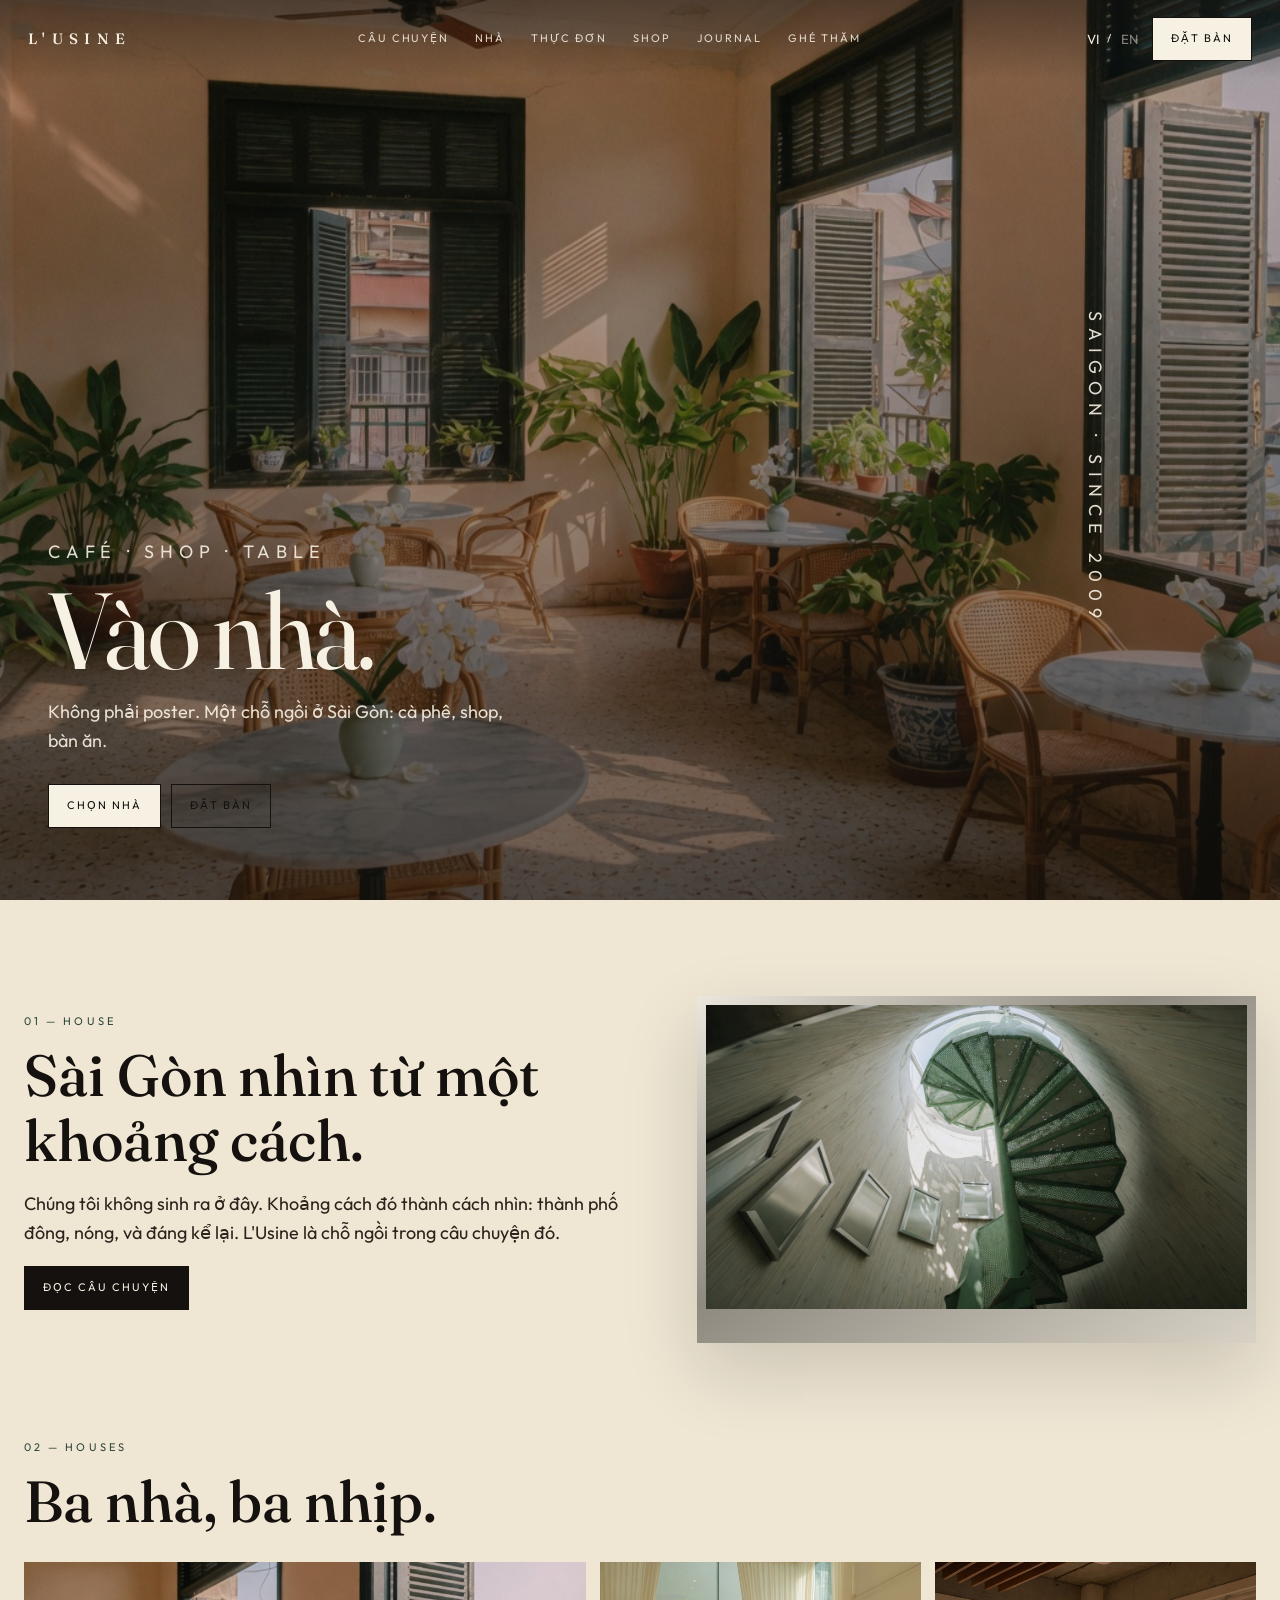
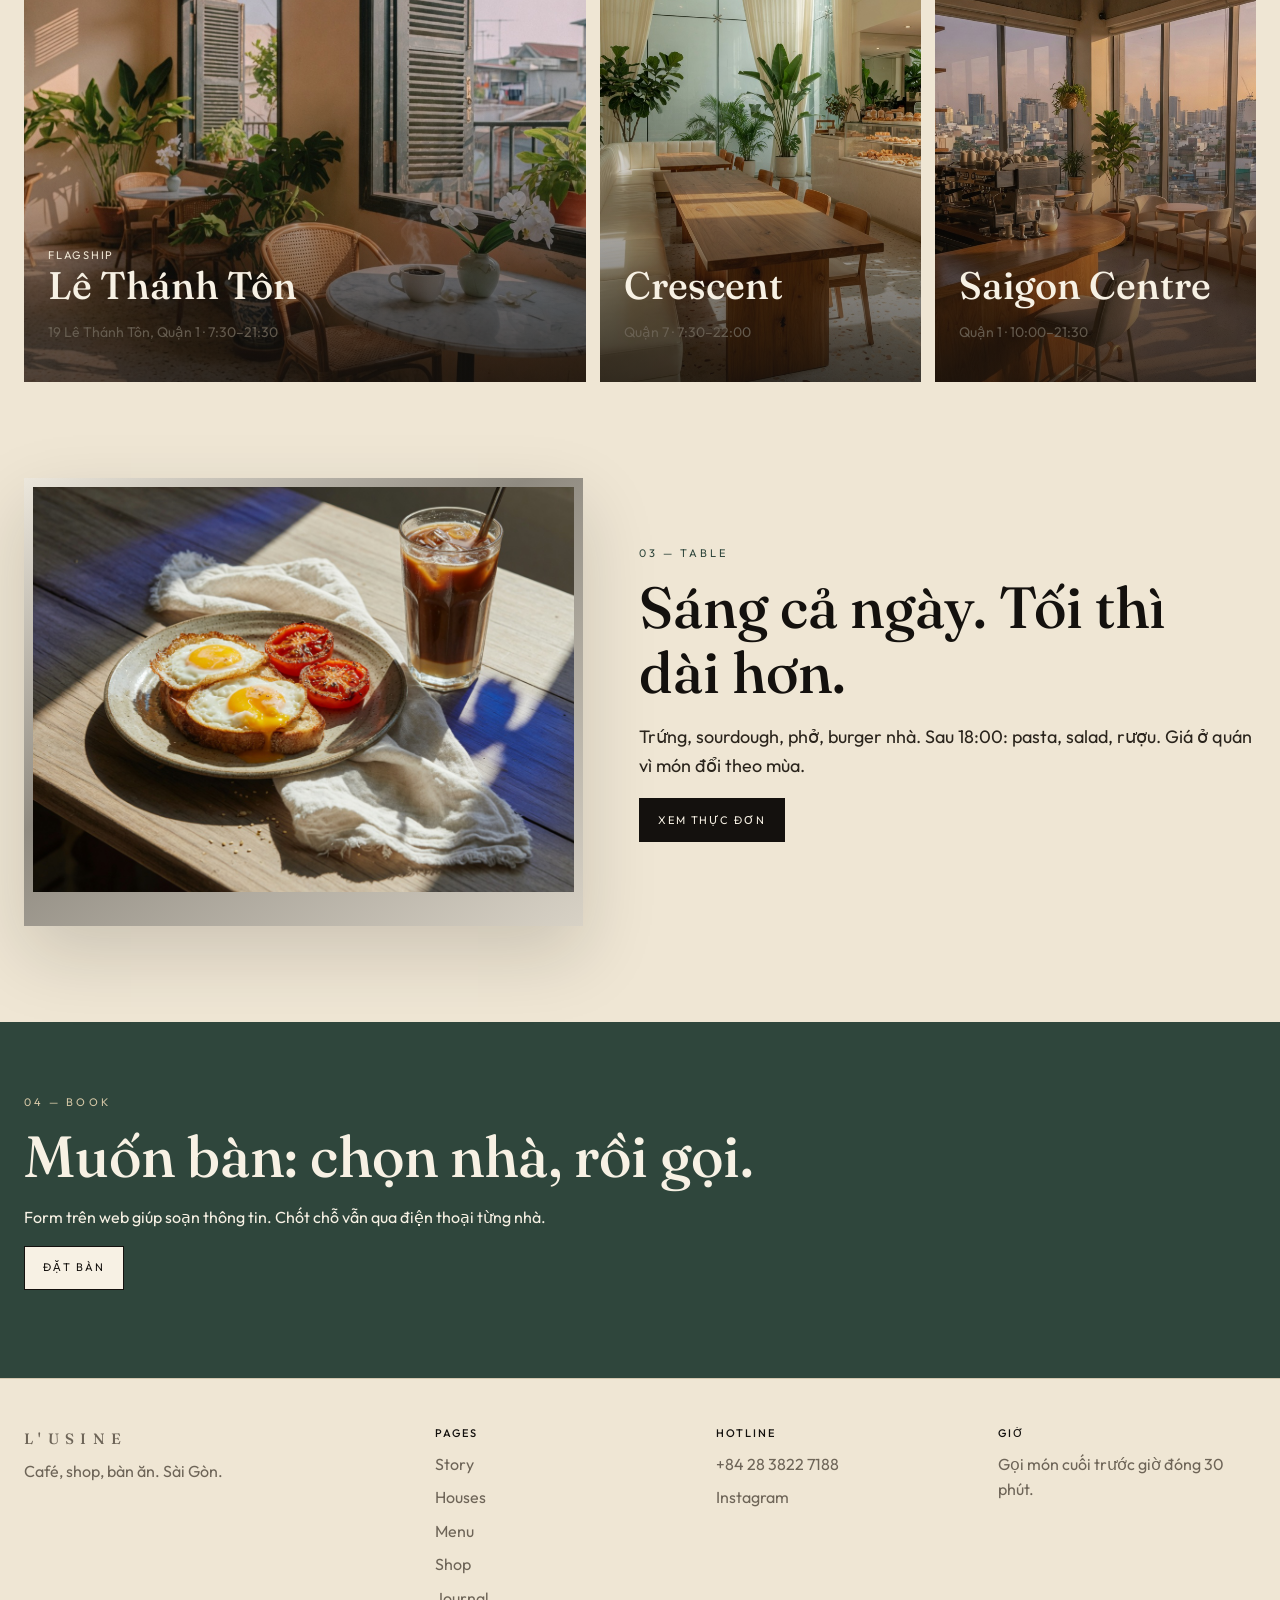
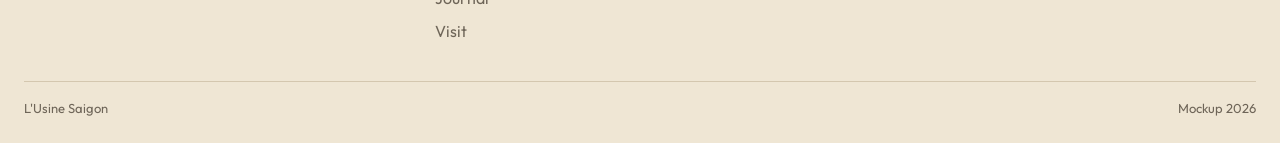
<file: index.html>
<!DOCTYPE html>
<html lang="vi">
<head>
  <meta charset="UTF-8">
  <meta name="viewport" content="width=device-width, initial-scale=1">
  <title>L'Usine — Café, Shop, Saigon</title>
  <meta name="description" content="L'Usine is a Saigon house: cafe, shop, and table. Three locations in Ho Chi Minh City.">
  <link rel="icon" href="favicon.svg" type="image/svg+xml">
  <link rel="preconnect" href="https://fonts.googleapis.com">
  <link rel="preconnect" href="https://fonts.gstatic.com" crossorigin>
  <link href="https://fonts.googleapis.com/css2?family=Fraunces:opsz,wght@9..144,400;9..144,500;9..144,600&family=Outfit:wght@300;400;500&display=swap" rel="stylesheet">
  <link rel="stylesheet" href="css/styles.css">
</head>
<body class="home">
  <a class="skip" href="#main">Skip</a>
  <header class="site-header">
    <a class="logo" href="index.html">L'USINE</a>
    <button class="nav-toggle" aria-label="Menu"><span></span></button>
    <nav class="nav">
      <a class="lang-vi" href="story.html">Câu chuyện</a><a class="lang-en" href="story.html">Story</a>
      <a class="lang-vi" href="locations.html">Nhà</a><a class="lang-en" href="locations.html">Houses</a>
      <a class="lang-vi" href="menu.html">Thực đơn</a><a class="lang-en" href="menu.html">Menu</a>
      <a href="shop.html">Shop</a>
      <a href="journal.html">Journal</a>
      <a class="lang-vi" href="visit.html">Ghé thăm</a><a class="lang-en" href="visit.html">Visit</a>
    </nav>
    <div class="header-actions">
      <div class="lang-switch">
        <button type="button" data-lang-btn="vi">VI</button>
        <span>/</span>
        <button type="button" data-lang-btn="en">EN</button>
      </div>
      <a class="btn lang-vi" href="visit.html">Đặt bàn</a>
      <a class="btn lang-en" href="visit.html">Book a table</a>
    </div>
  </header>

  <main id="main">
    <section class="hero">
      <video autoplay muted loop playsinline poster="images/hero.jpg">
        <source src="videos/hero.mp4" type="video/mp4">
      </video>
      <img class="hero-bg" src="images/hero.jpg" alt="" hidden>
      <p class="v-label">Saigon · since 2009</p>
      <div class="hero-copy">
        <p class="eyebrow">Café · Shop · Table</p>
        <h1 class="lang-vi">Vào nhà.</h1>
        <h1 class="lang-en">Come in.</h1>
        <p class="lang-vi">Không phải poster. Một chỗ ngồi ở Sài Gòn: cà phê, shop, bàn ăn.</p>
        <p class="lang-en">Not a poster. A seat in Saigon: coffee, a shop, a table.</p>
        <div class="hero-actions">
          <a class="btn lang-vi" href="locations.html">Chọn nhà</a>
          <a class="btn lang-en" href="locations.html">Choose a house</a>
          <a class="btn btn-ghost lang-vi" href="visit.html">Đặt bàn</a>
          <a class="btn btn-ghost lang-en" href="visit.html">Book a table</a>
        </div>
      </div>
    </section>

    <section class="section">
      <div class="wrap split">
        <div>
          <p class="kicker">01 — House</p>
          <h2 class="lang-vi">Sài Gòn nhìn từ một khoảng cách.</h2>
          <h2 class="lang-en">Saigon, seen from a slight distance.</h2>
          <p class="lede lang-vi">Chúng tôi không sinh ra ở đây. Khoảng cách đó thành cách nhìn: thành phố đông, nóng, và đáng kể lại. L'Usine là chỗ ngồi trong câu chuyện đó.</p>
          <p class="lede lang-en">We are not from here. That distance became a way of looking: a city loud, hot, and worth telling. L'Usine is a seat inside that story.</p>
          <p><a class="btn btn-dark lang-vi" href="story.html">Đọc câu chuyện</a><a class="btn btn-dark lang-en" href="story.html">Read the story</a></p>
        </div>
        <div class="postcard"><img src="images/leloi-stair.jpg" alt="Colonial-green stair and steel frames"></div>
      </div>
    </section>

    <section class="section" style="padding-top:0">
      <div class="wrap">
        <p class="kicker">02 — Houses</p>
        <h2 class="lang-vi" style="margin-bottom:28px">Ba nhà, ba nhịp.</h2>
        <h2 class="lang-en" style="margin-bottom:28px">Three houses, three tempos.</h2>
        <div class="house-row">
          <a class="house" href="locations.html#ltt">
            <img src="images/loc-ltt.jpg" alt="Lê Thánh Tôn">
            <div class="house-body">
              <span class="tag" style="color:#efe6d4">Flagship</span>
              <h3>Lê Thánh Tôn</h3>
              <p class="meta lang-vi">19 Lê Thánh Tôn, Quận 1 · 7:30–21:30</p>
              <p class="meta lang-en">19 Le Thanh Ton, District 1 · 7:30 am–9:30 pm</p>
            </div>
          </a>
          <a class="house" href="locations.html#pmh">
            <img src="images/loc-crescent.jpg" alt="Crescent Mall">
            <div class="house-body">
              <h3>Crescent</h3>
              <p class="meta lang-vi">Quận 7 · 7:30–22:00</p>
              <p class="meta lang-en">District 7 · 7:30 am–10:00 pm</p>
            </div>
          </a>
          <a class="house" href="locations.html#sgc">
            <img src="images/loc-sgc.jpg" alt="Saigon Centre">
            <div class="house-body">
              <h3>Saigon Centre</h3>
              <p class="meta lang-vi">Quận 1 · 10:00–21:30</p>
              <p class="meta lang-en">District 1 · 10:00 am–9:30 pm</p>
            </div>
          </a>
        </div>
      </div>
    </section>

    <section class="section" style="padding-top:0">
      <div class="wrap split rev">
        <div class="postcard"><img src="images/breakfast.jpg" alt="Breakfast and iced coffee"></div>
        <div>
          <p class="kicker">03 — Table</p>
          <h2 class="lang-vi">Sáng cả ngày. Tối thì dài hơn.</h2>
          <h2 class="lang-en">Morning all day. Evening, longer.</h2>
          <p class="lede lang-vi">Trứng, sourdough, phở, burger nhà. Sau 18:00: pasta, salad, rượu. Giá ở quán vì món đổi theo mùa.</p>
          <p class="lede lang-en">Eggs, sourdough, pho, the house burger. After 6 pm: pasta, salad, wine. Prices stay in the room because the plate moves with the season.</p>
          <p><a class="btn btn-dark lang-vi" href="menu.html">Xem thực đơn</a><a class="btn btn-dark lang-en" href="menu.html">See the menu</a></p>
        </div>
      </div>
    </section>

    <section class="band">
      <div class="wrap">
        <p class="kicker" style="color:#d5c7a6">04 — Book</p>
        <h2 class="lang-vi">Muốn bàn: chọn nhà, rồi gọi.</h2>
        <h2 class="lang-en">For a table: pick a house, then call.</h2>
        <p class="lang-vi">Form trên web giúp soạn thông tin. Chốt chỗ vẫn qua điện thoại từng nhà.</p>
        <p class="lang-en">The form gathers the details. The table is still confirmed by phone.</p>
        <p><a class="btn lang-vi" href="visit.html">Đặt bàn</a><a class="btn lang-en" href="visit.html">Book a table</a></p>
      </div>
    </section>
  </main>

  <footer class="site-footer">
    <div class="wrap">
      <div class="footer-grid">
        <div>
          <a class="logo" href="index.html">L'USINE</a>
          <p class="lang-vi">Café, shop, bàn ăn. Sài Gòn.</p>
          <p class="lang-en">Cafe, shop, table. Saigon.</p>
        </div>
        <div>
          <h4>Pages</h4>
          <a href="story.html">Story</a>
          <a href="locations.html">Houses</a>
          <a href="menu.html">Menu</a>
          <a href="shop.html">Shop</a>
          <a href="journal.html">Journal</a>
          <a href="visit.html">Visit</a>
        </div>
        <div>
          <h4>Hotline</h4>
          <a href="tel:+842838227188">+84 28 3822 7188</a>
          <a href="https://www.instagram.com/lusinespace/" target="_blank" rel="noreferrer">Instagram</a>
        </div>
        <div>
          <h4 class="lang-vi">Giờ</h4>
          <h4 class="lang-en">Hours</h4>
          <p class="lang-vi">Gọi món cuối trước giờ đóng 30 phút.</p>
          <p class="lang-en">Last order 30 minutes before close.</p>
        </div>
      </div>
      <div class="legal"><span>L'Usine Saigon</span><span>Mockup 2026</span></div>
    </div>
  </footer>
  <script src="js/main.js"></script>
</body>
</html>
</file>
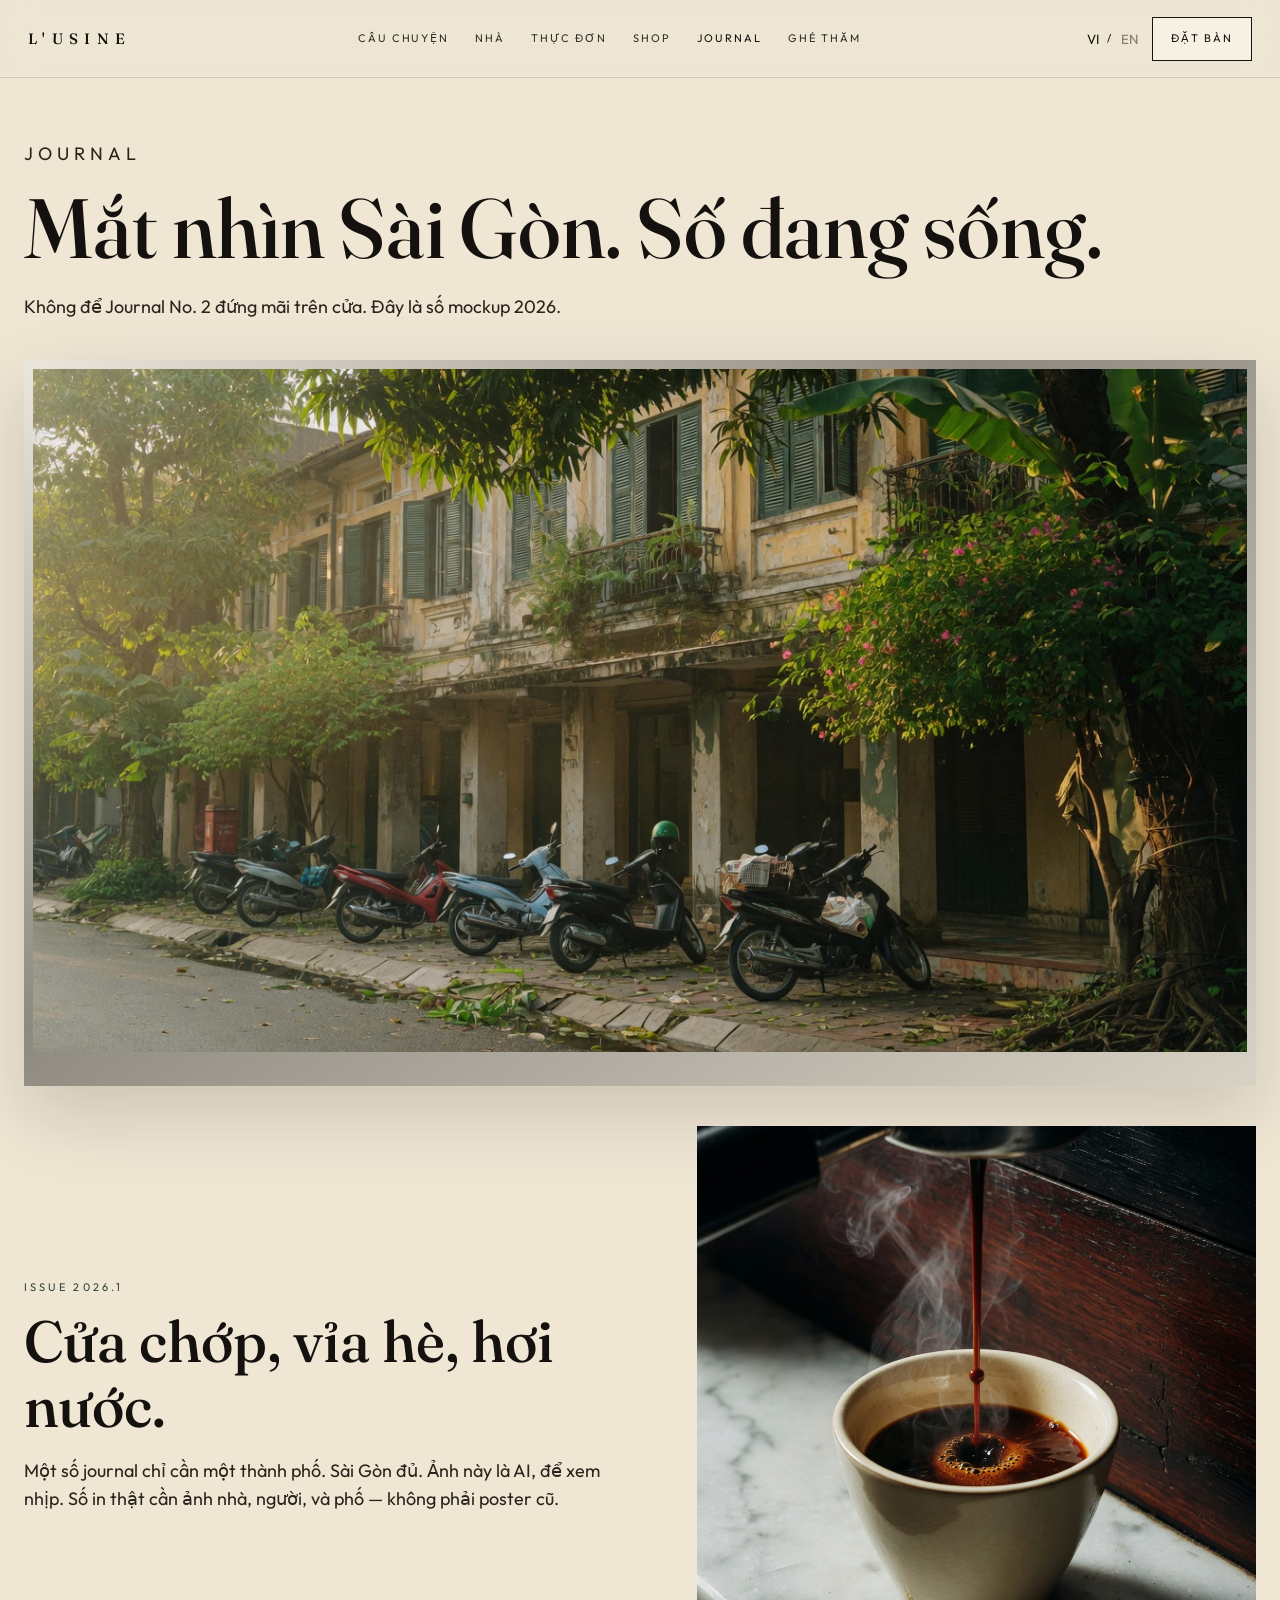
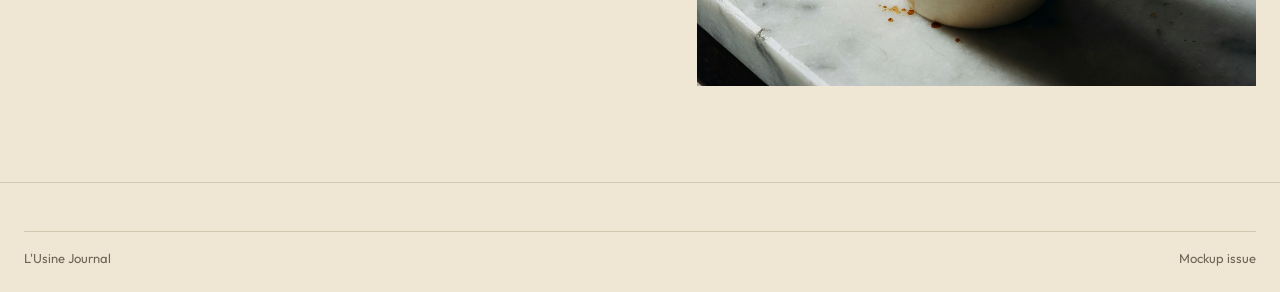
<file: journal.html>
<!DOCTYPE html>
<html lang="vi">
<head>
  <meta charset="UTF-8">
  <meta name="viewport" content="width=device-width, initial-scale=1">
  <title>Journal — L'Usine</title>
  <link rel="icon" href="favicon.svg" type="image/svg+xml">
  <link rel="preconnect" href="https://fonts.googleapis.com">
  <link rel="preconnect" href="https://fonts.gstatic.com" crossorigin>
  <link href="https://fonts.googleapis.com/css2?family=Fraunces:opsz,wght@9..144,400;9..144,500&family=Outfit:wght@300;400;500&display=swap" rel="stylesheet">
  <link rel="stylesheet" href="css/styles.css">
</head>
<body>
  <header class="site-header is-solid">
    <a class="logo" href="index.html">L'USINE</a>
    <button class="nav-toggle" aria-label="Menu"><span></span></button>
    <nav class="nav">
      <a class="lang-vi" href="story.html">Câu chuyện</a><a class="lang-en" href="story.html">Story</a>
      <a class="lang-vi" href="locations.html">Nhà</a><a class="lang-en" href="locations.html">Houses</a>
      <a class="lang-vi" href="menu.html">Thực đơn</a><a class="lang-en" href="menu.html">Menu</a>
      <a href="shop.html">Shop</a>
      <a class="active" href="journal.html">Journal</a>
      <a class="lang-vi" href="visit.html">Ghé thăm</a><a class="lang-en" href="visit.html">Visit</a>
    </nav>
    <div class="header-actions">
      <div class="lang-switch"><button type="button" data-lang-btn="vi">VI</button><span>/</span><button type="button" data-lang-btn="en">EN</button></div>
      <a class="btn lang-vi" href="visit.html">Đặt bàn</a><a class="btn lang-en" href="visit.html">Book a table</a>
    </div>
  </header>
  <main>
    <section class="page-hero wrap">
      <p class="kicker">Journal</p>
      <h1 class="lang-vi">Mắt nhìn Sài Gòn. Số đang sống.</h1>
      <h1 class="lang-en">An eye on Saigon. A living issue.</h1>
      <p class="lang-vi">Không để Journal No. 2 đứng mãi trên cửa. Đây là số mockup 2026.</p>
      <p class="lang-en">Journal No. 2 does not keep the door. This is a 2026 mockup issue.</p>
    </section>
    <section class="section" style="padding-top:0">
      <div class="wrap">
        <div class="postcard" style="margin-bottom:40px"><img src="images/saigon.jpg" alt="Saigon morning street"></div>
        <article class="split">
          <div>
            <p class="kicker">Issue 2026.1</p>
            <h2 class="lang-vi">Cửa chớp, vỉa hè, hơi nước.</h2>
            <h2 class="lang-en">Shutters, pavement, steam.</h2>
            <p class="lede lang-vi">Một số journal chỉ cần một thành phố. Sài Gòn đủ. Ảnh này là AI, để xem nhịp. Số in thật cần ảnh nhà, người, và phố — không phải poster cũ.</p>
            <p class="lede lang-en">A journal issue only needs one city. Saigon is enough. These pictures are AI, to show the tempo. A printed issue needs the house, the people, and the street — not an old poster.</p>
          </div>
          <img src="images/coffee.jpg" alt="Coffee">
        </article>
      </div>
    </section>
  </main>
  <footer class="site-footer"><div class="wrap"><div class="legal"><span>L'Usine Journal</span><span>Mockup issue</span></div></div></footer>
  <script src="js/main.js"></script>
</body>
</html>
</file>
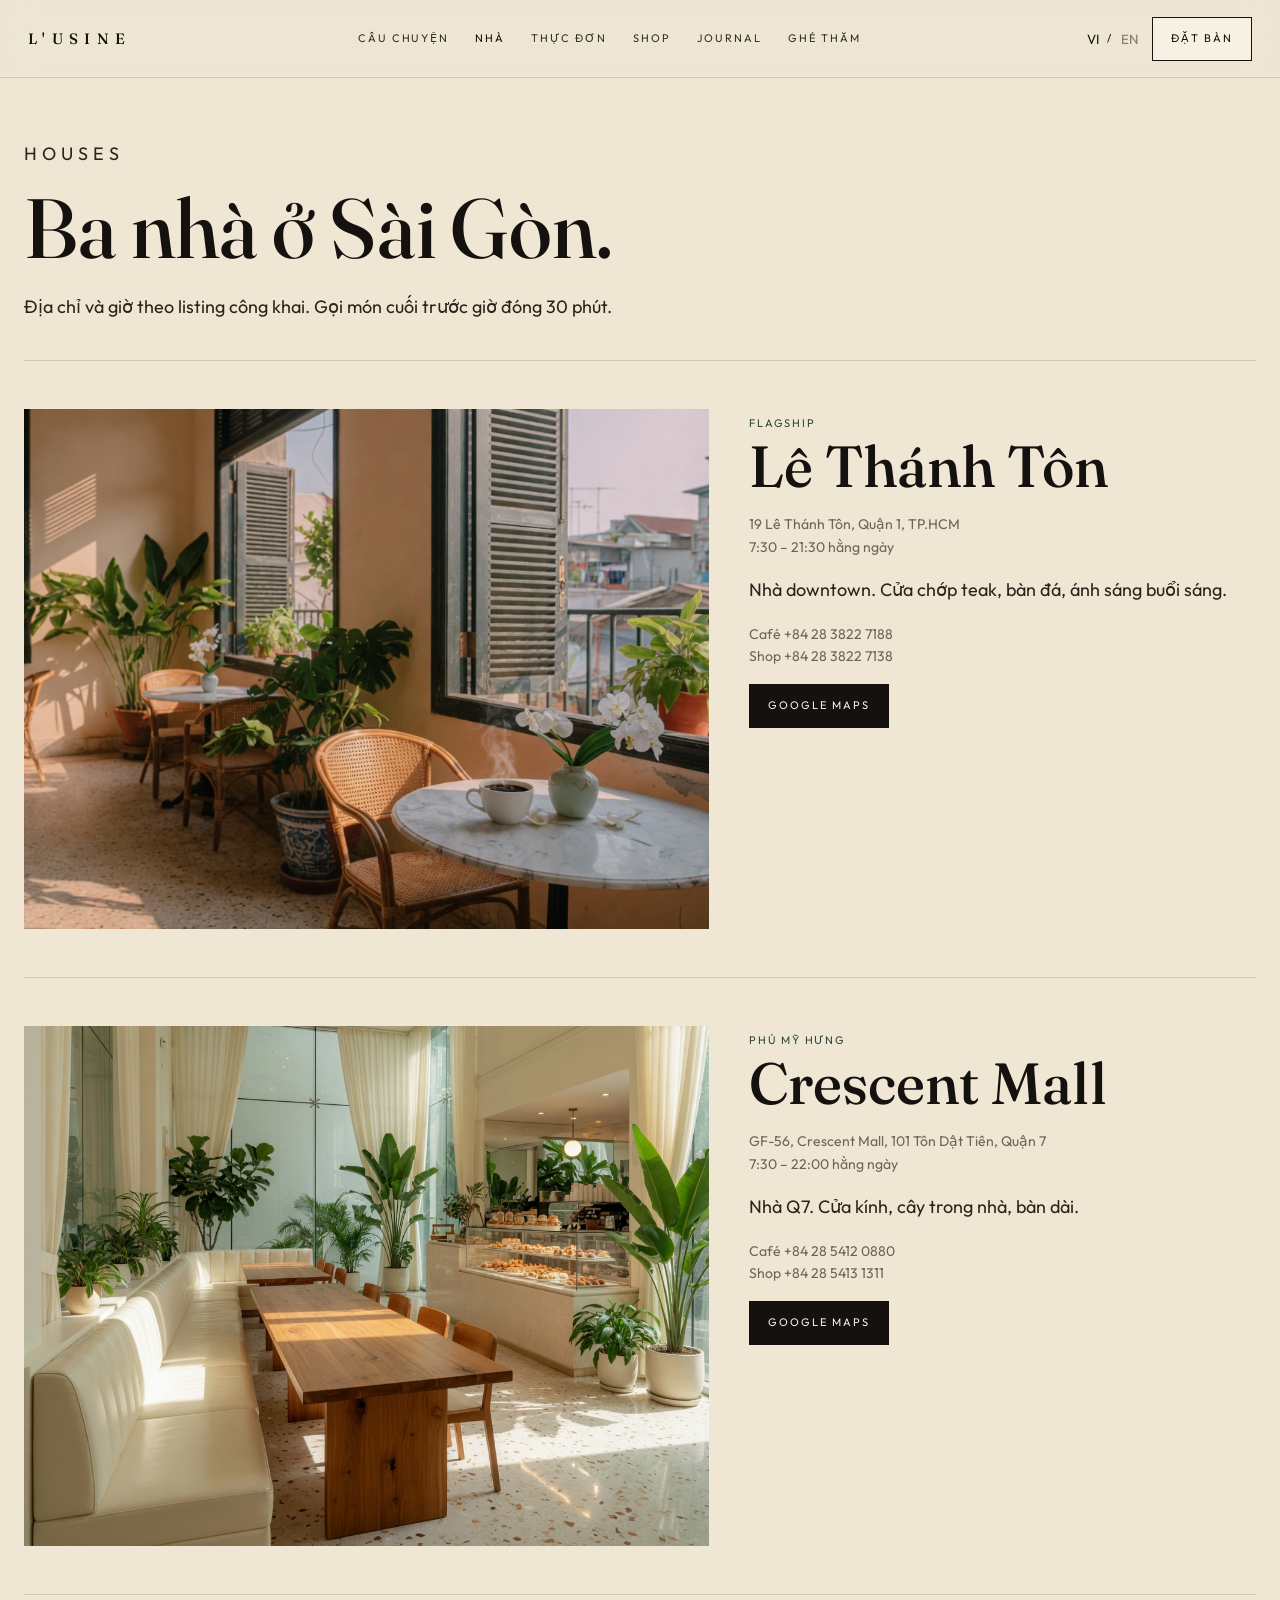
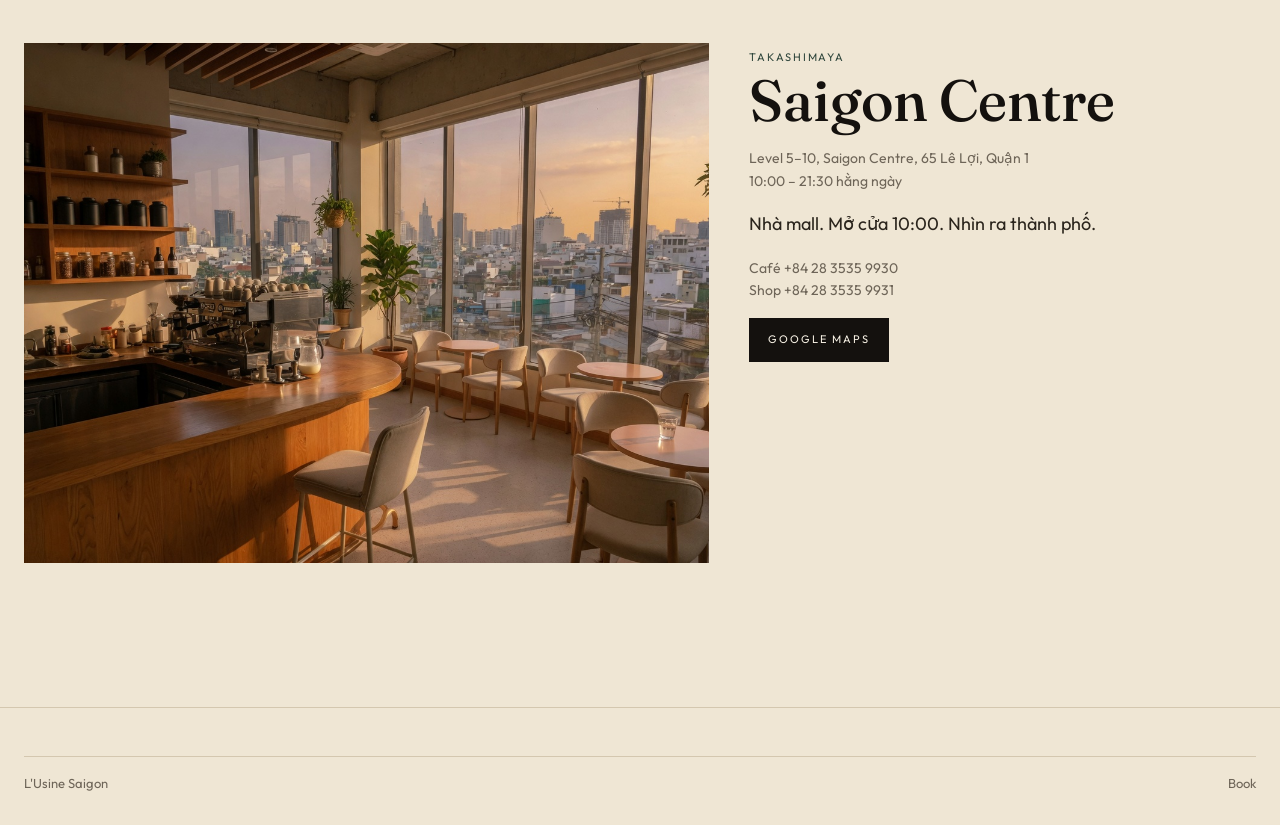
<file: locations.html>
<!DOCTYPE html>
<html lang="vi">
<head>
  <meta charset="UTF-8">
  <meta name="viewport" content="width=device-width, initial-scale=1">
  <title>Houses — L'Usine</title>
  <link rel="icon" href="favicon.svg" type="image/svg+xml">
  <link rel="preconnect" href="https://fonts.googleapis.com">
  <link rel="preconnect" href="https://fonts.gstatic.com" crossorigin>
  <link href="https://fonts.googleapis.com/css2?family=Fraunces:opsz,wght@9..144,400;9..144,500&family=Outfit:wght@300;400;500&display=swap" rel="stylesheet">
  <link rel="stylesheet" href="css/styles.css">
</head>
<body>
  <header class="site-header is-solid">
    <a class="logo" href="index.html">L'USINE</a>
    <button class="nav-toggle" aria-label="Menu"><span></span></button>
    <nav class="nav">
      <a class="lang-vi" href="story.html">Câu chuyện</a><a class="lang-en" href="story.html">Story</a>
      <a class="lang-vi active" href="locations.html">Nhà</a><a class="lang-en active" href="locations.html">Houses</a>
      <a class="lang-vi" href="menu.html">Thực đơn</a><a class="lang-en" href="menu.html">Menu</a>
      <a href="shop.html">Shop</a>
      <a href="journal.html">Journal</a>
      <a class="lang-vi" href="visit.html">Ghé thăm</a><a class="lang-en" href="visit.html">Visit</a>
    </nav>
    <div class="header-actions">
      <div class="lang-switch"><button type="button" data-lang-btn="vi">VI</button><span>/</span><button type="button" data-lang-btn="en">EN</button></div>
      <a class="btn lang-vi" href="visit.html">Đặt bàn</a><a class="btn lang-en" href="visit.html">Book a table</a>
    </div>
  </header>
  <main>
    <section class="page-hero wrap">
      <p class="kicker">Houses</p>
      <h1 class="lang-vi">Ba nhà ở Sài Gòn.</h1>
      <h1 class="lang-en">Three houses in Saigon.</h1>
      <p class="lang-vi">Địa chỉ và giờ theo listing công khai. Gọi món cuối trước giờ đóng 30 phút.</p>
      <p class="lang-en">Addresses and hours follow the public listings. Last order 30 minutes before close.</p>
    </section>
    <section class="section" style="padding-top:0">
      <div class="wrap">
        <article class="chapter" id="ltt">
          <img src="images/loc-ltt.jpg" alt="Lê Thánh Tôn">
          <div>
            <span class="tag">Flagship</span>
            <h2>Lê Thánh Tôn</h2>
            <p class="meta lang-vi">19 Lê Thánh Tôn, Quận 1, TP.HCM<br>7:30 – 21:30 hằng ngày</p>
            <p class="meta lang-en">19 Le Thanh Ton, District 1, HCMC<br>7:30 am – 9:30 pm daily</p>
            <p class="lede lang-vi">Nhà downtown. Cửa chớp teak, bàn đá, ánh sáng buổi sáng.</p>
            <p class="lede lang-en">The downtown house. Teak shutters, marble tables, morning light.</p>
            <p class="meta">Café <a href="tel:+842838227188">+84 28 3822 7188</a><br>Shop <a href="tel:+842838227138">+84 28 3822 7138</a></p>
            <p><a class="btn btn-dark" href="https://maps.google.com/?q=19+Le+Thanh+Ton+Ho+Chi+Minh+City" target="_blank" rel="noreferrer">Google Maps</a></p>
          </div>
        </article>
        <article class="chapter" id="pmh">
          <img src="images/loc-crescent.jpg" alt="Crescent Mall">
          <div>
            <span class="tag">Phú Mỹ Hưng</span>
            <h2>Crescent Mall</h2>
            <p class="meta lang-vi">GF-56, Crescent Mall, 101 Tôn Dật Tiên, Quận 7<br>7:30 – 22:00 hằng ngày</p>
            <p class="meta lang-en">GF-56, Crescent Mall, 101 Ton Dat Tien, District 7<br>7:30 am – 10:00 pm daily</p>
            <p class="lede lang-vi">Nhà Q7. Cửa kính, cây trong nhà, bàn dài.</p>
            <p class="lede lang-en">The District 7 house. Glass, indoor trees, a long table.</p>
            <p class="meta">Café <a href="tel:+842854120880">+84 28 5412 0880</a><br>Shop <a href="tel:+842854131311">+84 28 5413 1311</a></p>
            <p><a class="btn btn-dark" href="https://maps.google.com/?q=L'Usine+Crescent+Mall" target="_blank" rel="noreferrer">Google Maps</a></p>
          </div>
        </article>
        <article class="chapter" id="sgc">
          <img src="images/loc-sgc.jpg" alt="Saigon Centre">
          <div>
            <span class="tag">Takashimaya</span>
            <h2>Saigon Centre</h2>
            <p class="meta lang-vi">Level 5–10, Saigon Centre, 65 Lê Lợi, Quận 1<br>10:00 – 21:30 hằng ngày</p>
            <p class="meta lang-en">Level 5–10, Saigon Centre, 65 Le Loi, District 1<br>10:00 am – 9:30 pm daily</p>
            <p class="lede lang-vi">Nhà mall. Mở cửa 10:00. Nhìn ra thành phố.</p>
            <p class="lede lang-en">The mall house. Doors at 10:00. A view of the city.</p>
            <p class="meta">Café <a href="tel:+842835359930">+84 28 3535 9930</a><br>Shop <a href="tel:+842835359931">+84 28 3535 9931</a></p>
            <p><a class="btn btn-dark" href="https://maps.google.com/?q=L'Usine+Saigon+Centre" target="_blank" rel="noreferrer">Google Maps</a></p>
          </div>
        </article>
      </div>
    </section>
  </main>
  <footer class="site-footer"><div class="wrap"><div class="legal"><span>L'Usine Saigon</span><span><a href="visit.html">Book</a></span></div></div></footer>
  <script src="js/main.js"></script>
</body>
</html>
</file>
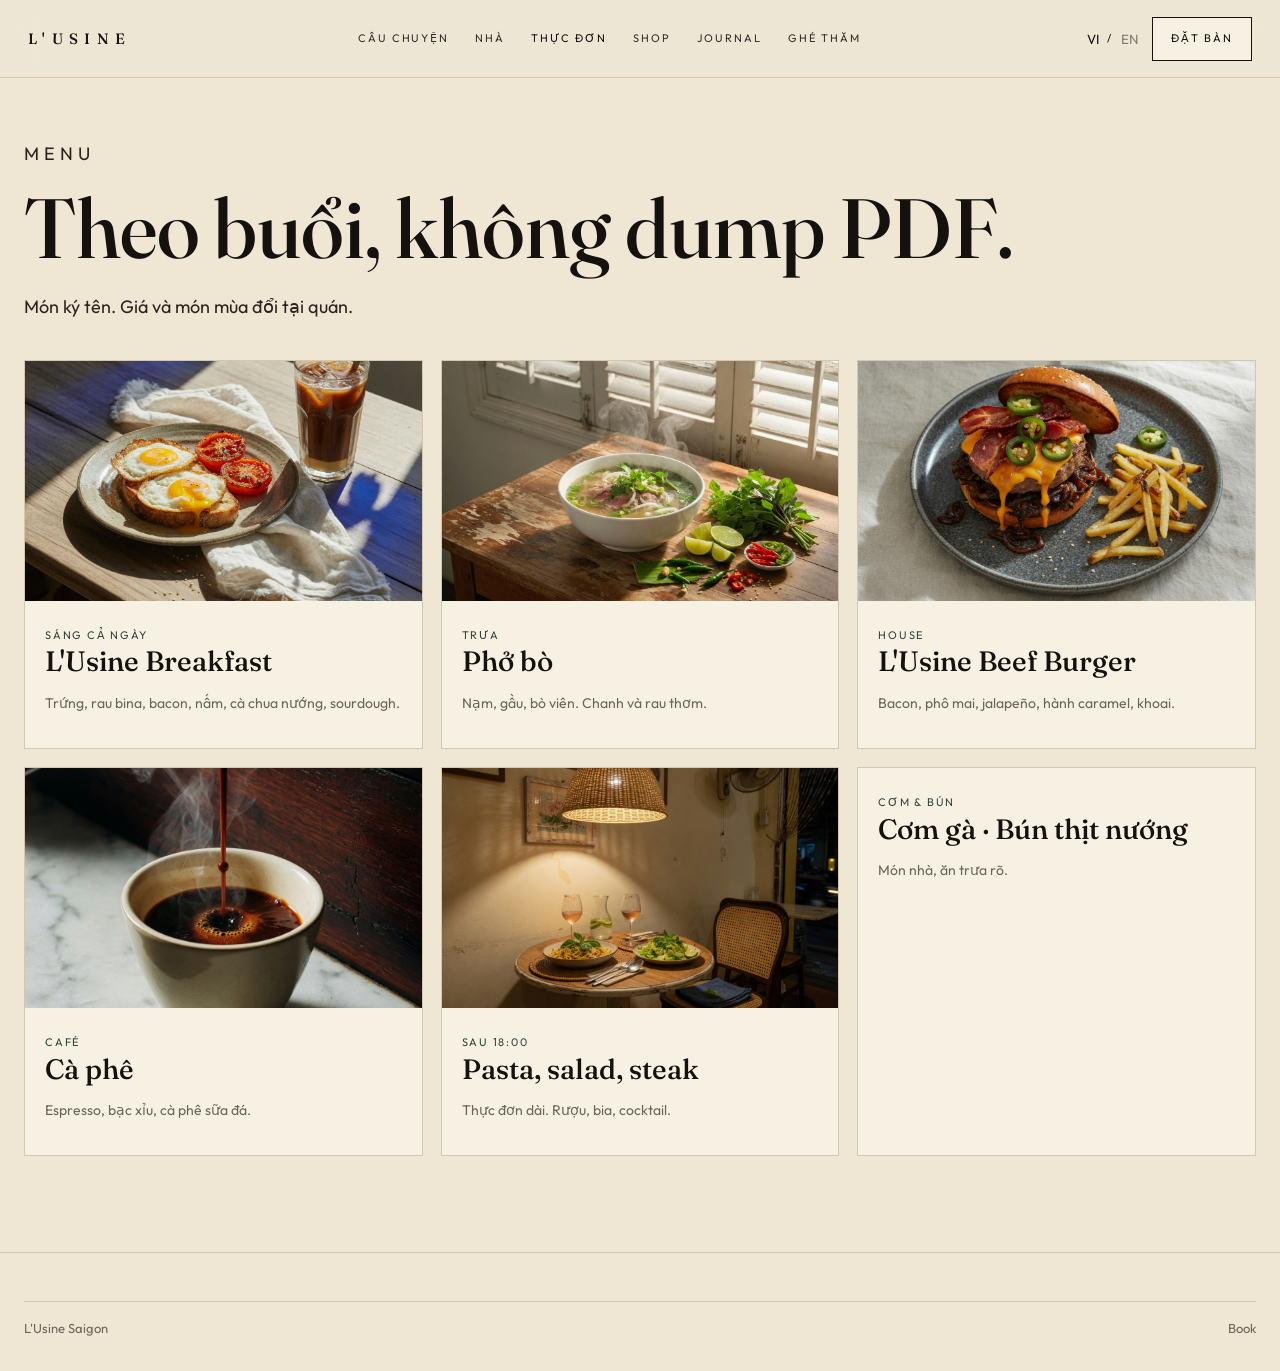
<file: menu.html>
<!DOCTYPE html>
<html lang="vi">
<head>
  <meta charset="UTF-8">
  <meta name="viewport" content="width=device-width, initial-scale=1">
  <title>Menu — L'Usine</title>
  <link rel="icon" href="favicon.svg" type="image/svg+xml">
  <link rel="preconnect" href="https://fonts.googleapis.com">
  <link rel="preconnect" href="https://fonts.gstatic.com" crossorigin>
  <link href="https://fonts.googleapis.com/css2?family=Fraunces:opsz,wght@9..144,400;9..144,500&family=Outfit:wght@300;400;500&display=swap" rel="stylesheet">
  <link rel="stylesheet" href="css/styles.css">
</head>
<body>
  <header class="site-header is-solid">
    <a class="logo" href="index.html">L'USINE</a>
    <button class="nav-toggle" aria-label="Menu"><span></span></button>
    <nav class="nav">
      <a class="lang-vi" href="story.html">Câu chuyện</a><a class="lang-en" href="story.html">Story</a>
      <a class="lang-vi" href="locations.html">Nhà</a><a class="lang-en" href="locations.html">Houses</a>
      <a class="lang-vi active" href="menu.html">Thực đơn</a><a class="lang-en active" href="menu.html">Menu</a>
      <a href="shop.html">Shop</a>
      <a href="journal.html">Journal</a>
      <a class="lang-vi" href="visit.html">Ghé thăm</a><a class="lang-en" href="visit.html">Visit</a>
    </nav>
    <div class="header-actions">
      <div class="lang-switch"><button type="button" data-lang-btn="vi">VI</button><span>/</span><button type="button" data-lang-btn="en">EN</button></div>
      <a class="btn lang-vi" href="visit.html">Đặt bàn</a><a class="btn lang-en" href="visit.html">Book a table</a>
    </div>
  </header>
  <main>
    <section class="page-hero wrap">
      <p class="kicker">Menu</p>
      <h1 class="lang-vi">Theo buổi, không dump PDF.</h1>
      <h1 class="lang-en">By time of day, not a PDF dump.</h1>
      <p class="lang-vi">Món ký tên. Giá và món mùa đổi tại quán.</p>
      <p class="lang-en">Signatures. Seasonal plates and prices change in the room.</p>
    </section>
    <section class="section" style="padding-top:0">
      <div class="wrap menu-grid">
        <article class="card">
          <img src="images/breakfast.jpg" alt="Breakfast">
          <div class="menu-item">
            <span class="tag lang-vi">Sáng cả ngày</span><span class="tag lang-en">All-day breakfast</span>
            <h3>L'Usine Breakfast</h3>
            <p class="meta lang-vi">Trứng, rau bina, bacon, nấm, cà chua nướng, sourdough.</p>
            <p class="meta lang-en">Eggs, spinach, bacon, mushrooms, roast tomato, sourdough.</p>
          </div>
        </article>
        <article class="card">
          <img src="images/pho.jpg" alt="Pho">
          <div class="menu-item">
            <span class="tag lang-vi">Trưa</span><span class="tag lang-en">Midday</span>
            <h3>Phở bò</h3>
            <p class="meta lang-vi">Nạm, gầu, bò viên. Chanh và rau thơm.</p>
            <p class="meta lang-en">Brisket, tenderloin, meatballs. Lime and herbs.</p>
          </div>
        </article>
        <article class="card">
          <img src="images/burger.jpg" alt="Burger">
          <div class="menu-item">
            <span class="tag">House</span>
            <h3>L'Usine Beef Burger</h3>
            <p class="meta lang-vi">Bacon, phô mai, jalapeño, hành caramel, khoai.</p>
            <p class="meta lang-en">Bacon, cheese, jalapeños, caramelised onions, fries.</p>
          </div>
        </article>
        <article class="card">
          <img src="images/coffee.jpg" alt="Coffee">
          <div class="menu-item">
            <span class="tag">Café</span>
            <h3 class="lang-vi">Cà phê</h3><h3 class="lang-en">Coffee</h3>
            <p class="meta lang-vi">Espresso, bạc xỉu, cà phê sữa đá.</p>
            <p class="meta lang-en">Espresso, iced milk coffee, the long cup.</p>
          </div>
        </article>
        <article class="card">
          <img src="images/evening.jpg" alt="Evening table">
          <div class="menu-item">
            <span class="tag lang-vi">Sau 18:00</span><span class="tag lang-en">After 6 pm</span>
            <h3 class="lang-vi">Pasta, salad, steak</h3><h3 class="lang-en">Pasta, salad, steak</h3>
            <p class="meta lang-vi">Thực đơn dài. Rượu, bia, cocktail.</p>
            <p class="meta lang-en">The longer menu. Wine, beer, cocktails.</p>
          </div>
        </article>
        <article class="card">
          <div class="menu-item">
            <span class="tag lang-vi">Cơm &amp; bún</span><span class="tag lang-en">Rice &amp; noodles</span>
            <h3 class="lang-vi">Cơm gà · Bún thịt nướng</h3>
            <h3 class="lang-en">Chicken rice · Bún thịt nướng</h3>
            <p class="meta lang-vi">Món nhà, ăn trưa rõ.</p>
            <p class="meta lang-en">House plates. Clear midday food.</p>
          </div>
        </article>
      </div>
    </section>
  </main>
  <footer class="site-footer"><div class="wrap"><div class="legal"><span>L'Usine Saigon</span><span><a href="visit.html">Book</a></span></div></div></footer>
  <script src="js/main.js"></script>
</body>
</html>
</file>
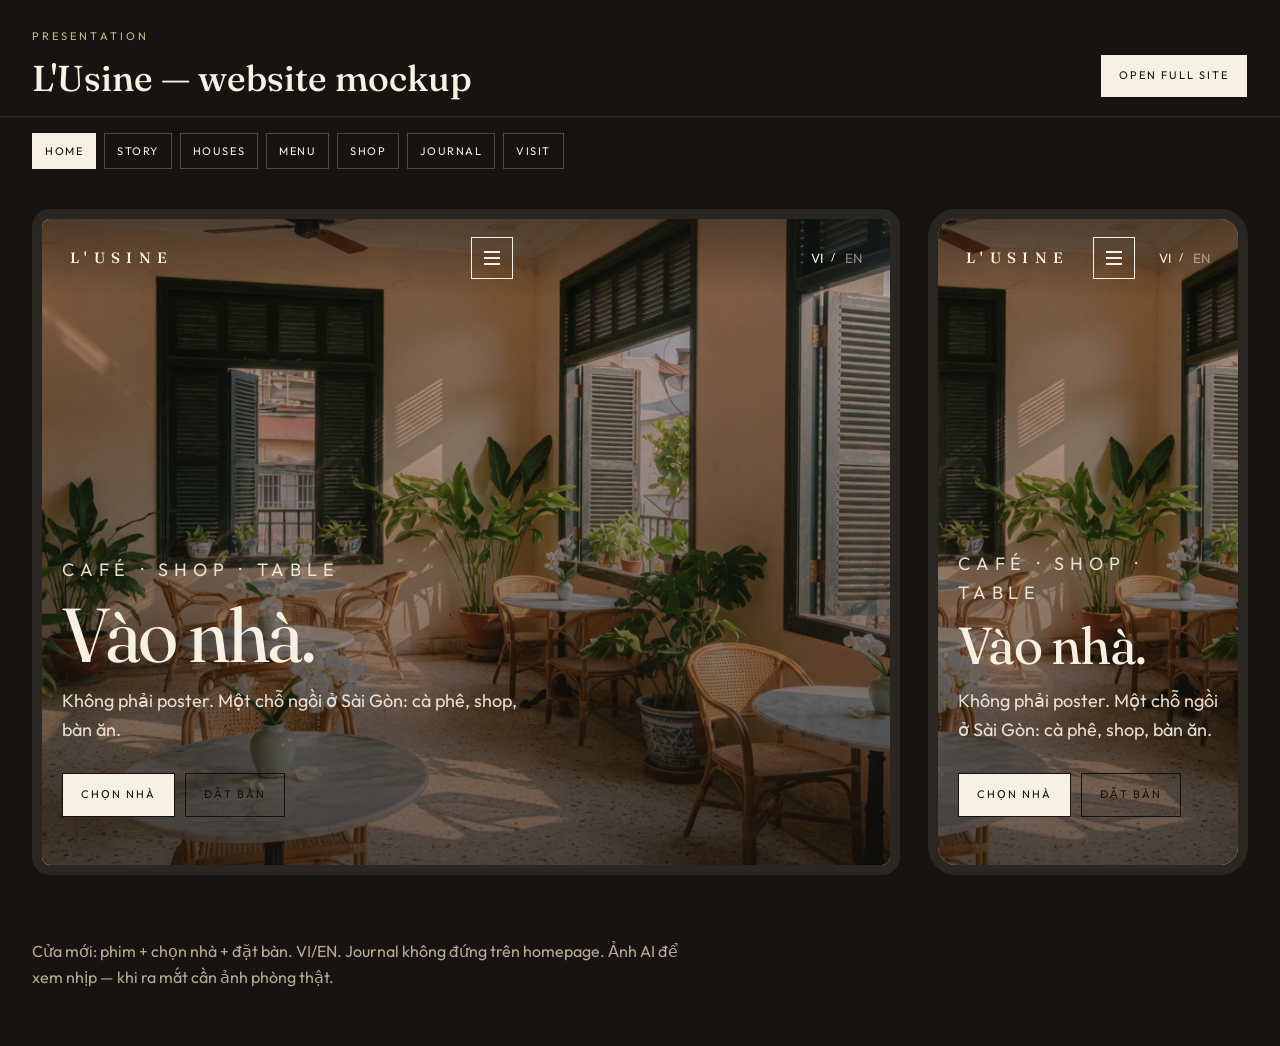
<file: mockup.html>
<!DOCTYPE html>
<html lang="vi">
<head>
  <meta charset="UTF-8">
  <meta name="viewport" content="width=device-width, initial-scale=1">
  <title>Mockup — L'Usine website 2026</title>
  <link rel="icon" href="favicon.svg" type="image/svg+xml">
  <link rel="preconnect" href="https://fonts.googleapis.com">
  <link rel="preconnect" href="https://fonts.gstatic.com" crossorigin>
  <link href="https://fonts.googleapis.com/css2?family=Fraunces:opsz,wght@9..144,400;9..144,500&family=Outfit:wght@300;400;500&display=swap" rel="stylesheet">
  <link rel="stylesheet" href="css/styles.css">
</head>
<body class="mock-body">
  <div class="mock-top">
    <div>
      <p class="kicker" style="color:#cbb892">Presentation</p>
      <h1>L'Usine — website mockup</h1>
    </div>
    <a class="btn" href="index.html" target="_blank" rel="noreferrer">Open full site</a>
  </div>
  <div class="mock-tabs">
    <button class="active" data-mock-src="index.html">Home</button>
    <button data-mock-src="story.html">Story</button>
    <button data-mock-src="locations.html">Houses</button>
    <button data-mock-src="menu.html">Menu</button>
    <button data-mock-src="shop.html">Shop</button>
    <button data-mock-src="journal.html">Journal</button>
    <button data-mock-src="visit.html">Visit</button>
  </div>
  <div class="mock-stage">
    <div class="device-desk">
      <iframe data-mock-frame src="index.html" title="Desktop mockup"></iframe>
    </div>
    <div class="device-phone">
      <iframe data-mock-frame src="index.html" title="Phone mockup"></iframe>
    </div>
  </div>
  <p class="mock-note lang-vi">Cửa mới: phim + chọn nhà + đặt bàn. VI/EN. Journal không đứng trên homepage. Ảnh AI để xem nhịp — khi ra mắt cần ảnh phòng thật.</p>
  <p class="mock-note lang-en">New door: film + choose a house + book. VI/EN. Journal does not keep the homepage. AI images show tempo — launch needs real rooms.</p>
  <script src="js/main.js"></script>
</body>
</html>
</file>
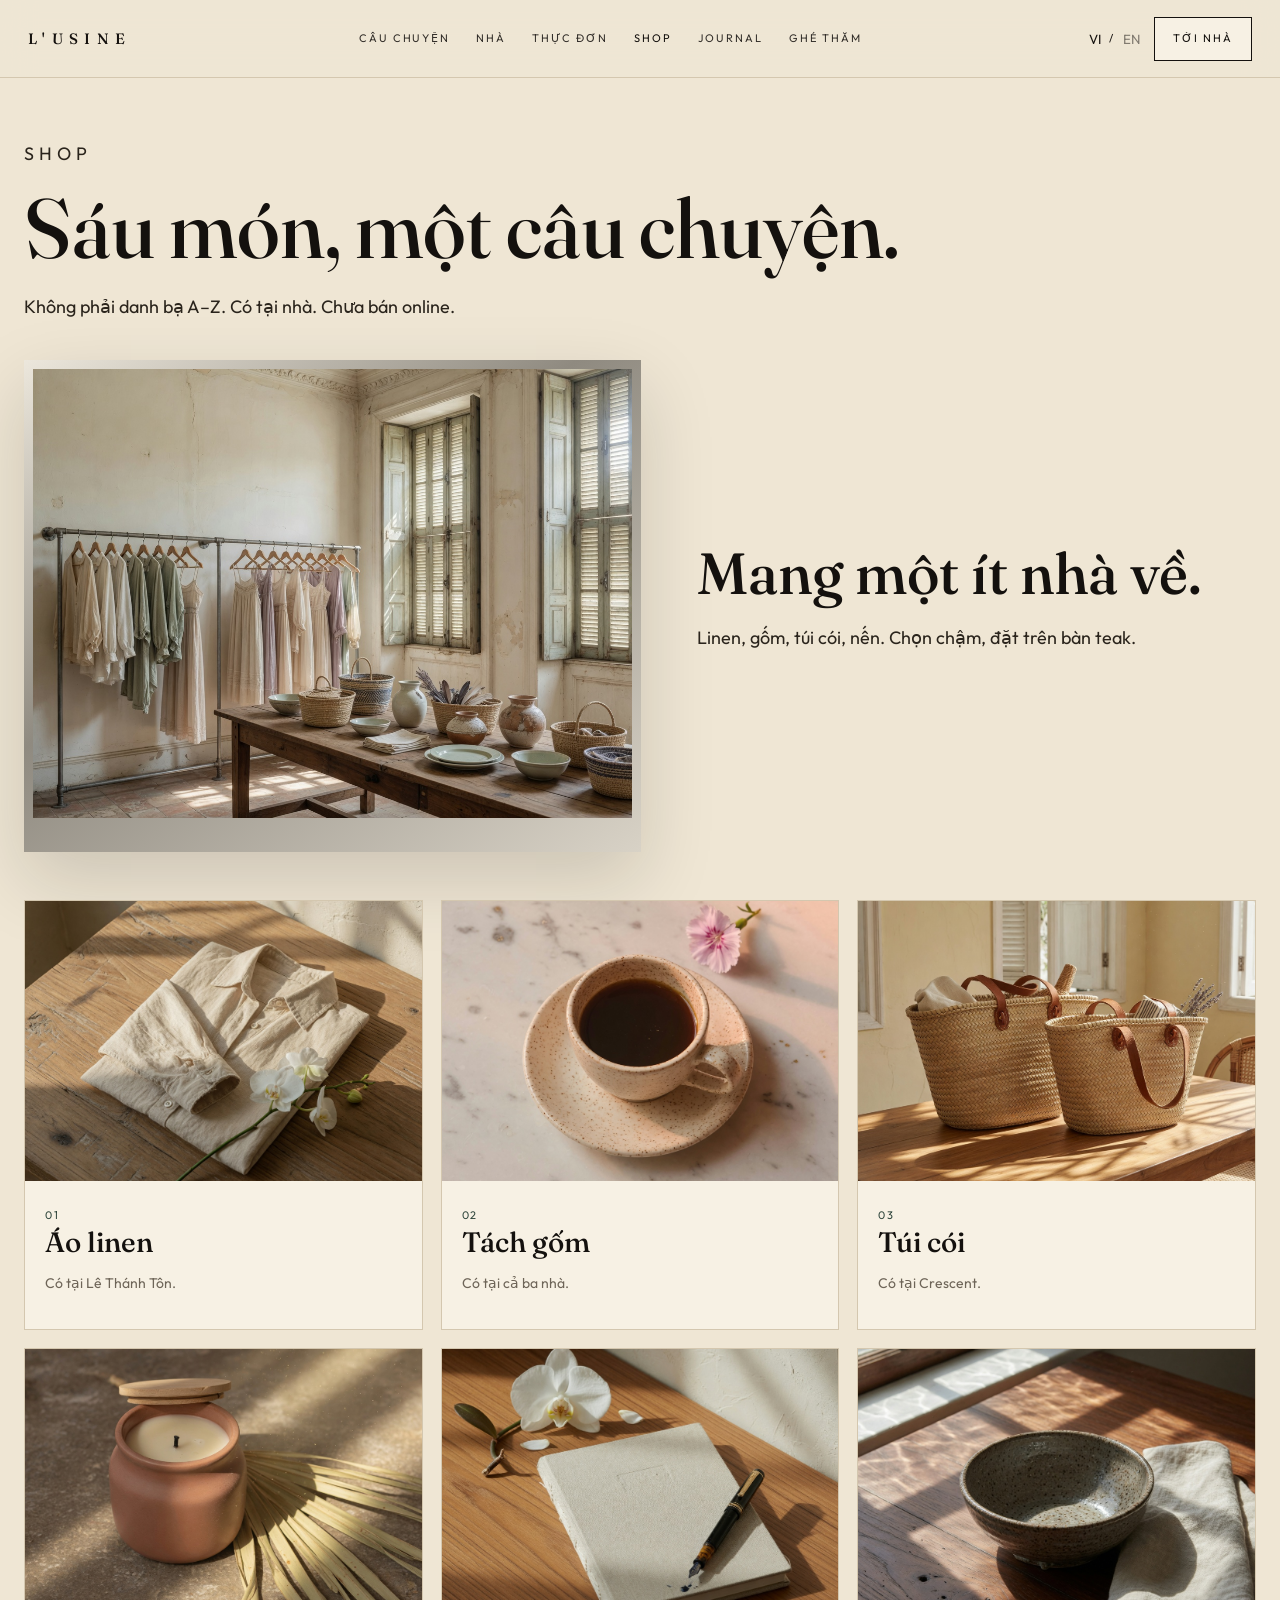
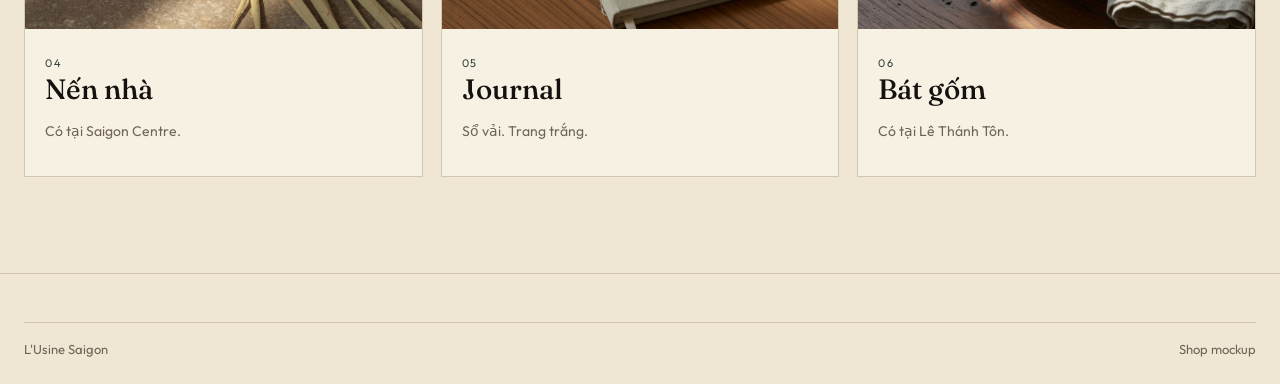
<file: shop.html>
<!DOCTYPE html>
<html lang="vi">
<head>
  <meta charset="UTF-8">
  <meta name="viewport" content="width=device-width, initial-scale=1">
  <title>Shop — L'Usine</title>
  <link rel="icon" href="favicon.svg" type="image/svg+xml">
  <link rel="preconnect" href="https://fonts.googleapis.com">
  <link rel="preconnect" href="https://fonts.gstatic.com" crossorigin>
  <link href="https://fonts.googleapis.com/css2?family=Fraunces:opsz,wght@9..144,400;9..144,500&family=Outfit:wght@300;400;500&display=swap" rel="stylesheet">
  <link rel="stylesheet" href="css/styles.css">
</head>
<body>
  <header class="site-header is-solid">
    <a class="logo" href="index.html">L'USINE</a>
    <button class="nav-toggle" aria-label="Menu"><span></span></button>
    <nav class="nav">
      <a class="lang-vi" href="story.html">Câu chuyện</a><a class="lang-en" href="story.html">Story</a>
      <a class="lang-vi" href="locations.html">Nhà</a><a class="lang-en" href="locations.html">Houses</a>
      <a class="lang-vi" href="menu.html">Thực đơn</a><a class="lang-en" href="menu.html">Menu</a>
      <a class="active" href="shop.html">Shop</a>
      <a href="journal.html">Journal</a>
      <a class="lang-vi" href="visit.html">Ghé thăm</a><a class="lang-en" href="visit.html">Visit</a>
    </nav>
    <div class="header-actions">
      <div class="lang-switch"><button type="button" data-lang-btn="vi">VI</button><span>/</span><button type="button" data-lang-btn="en">EN</button></div>
      <a class="btn lang-vi" href="locations.html">Tới nhà</a><a class="btn lang-en" href="locations.html">Go to a house</a>
    </div>
  </header>
  <main>
    <section class="page-hero wrap">
      <p class="kicker">Shop</p>
      <h1 class="lang-vi">Sáu món, một câu chuyện.</h1>
      <h1 class="lang-en">Six objects, one story.</h1>
      <p class="lang-vi">Không phải danh bạ A–Z. Có tại nhà. Chưa bán online.</p>
      <p class="lang-en">Not an A–Z directory. In the house. Not sold online yet.</p>
    </section>
    <section class="section" style="padding-top:0">
      <div class="wrap split" style="margin-bottom:48px">
        <div class="postcard"><img src="images/shop.jpg" alt="Shop room"></div>
        <div>
          <h2 class="lang-vi">Mang một ít nhà về.</h2>
          <h2 class="lang-en">Take a little of the house home.</h2>
          <p class="lede lang-vi">Linen, gốm, túi cói, nến. Chọn chậm, đặt trên bàn teak.</p>
          <p class="lede lang-en">Linen, clay, seagrass, a candle. Chosen slowly, set on teak.</p>
        </div>
      </div>
      <div class="wrap shop-grid">
        <article class="card"><img src="images/prod-linen.jpg" alt="Linen shirt"><div class="card-body"><span class="tag">01</span><h3 class="lang-vi">Áo linen</h3><h3 class="lang-en">Linen shirt</h3><p class="meta lang-vi">Có tại Lê Thánh Tôn.</p><p class="meta lang-en">At Le Thanh Ton.</p></div></article>
        <article class="card"><img src="images/prod-cup.jpg" alt="Cup"><div class="card-body"><span class="tag">02</span><h3 class="lang-vi">Tách gốm</h3><h3 class="lang-en">Ceramic cup</h3><p class="meta lang-vi">Có tại cả ba nhà.</p><p class="meta lang-en">In all three houses.</p></div></article>
        <article class="card"><img src="images/prod-tote.jpg" alt="Tote"><div class="card-body"><span class="tag">03</span><h3 class="lang-vi">Túi cói</h3><h3 class="lang-en">Seagrass tote</h3><p class="meta lang-vi">Có tại Crescent.</p><p class="meta lang-en">At Crescent Mall.</p></div></article>
        <article class="card"><img src="images/prod-candle.jpg" alt="Candle"><div class="card-body"><span class="tag">04</span><h3 class="lang-vi">Nến nhà</h3><h3 class="lang-en">House candle</h3><p class="meta lang-vi">Có tại Saigon Centre.</p><p class="meta lang-en">At Saigon Centre.</p></div></article>
        <article class="card"><img src="images/prod-journal.jpg" alt="Journal"><div class="card-body"><span class="tag">05</span><h3>Journal</h3><p class="meta lang-vi">Sổ vải. Trang trắng.</p><p class="meta lang-en">Cloth-bound. Blank pages.</p></div></article>
        <article class="card"><img src="images/prod-bowl.jpg" alt="Bowl"><div class="card-body"><span class="tag">06</span><h3 class="lang-vi">Bát gốm</h3><h3 class="lang-en">Stoneware bowl</h3><p class="meta lang-vi">Có tại Lê Thánh Tôn.</p><p class="meta lang-en">At Le Thanh Ton.</p></div></article>
      </div>
    </section>
  </main>
  <footer class="site-footer"><div class="wrap"><div class="legal"><span>L'Usine Saigon</span><span>Shop mockup</span></div></div></footer>
  <script src="js/main.js"></script>
</body>
</html>
</file>
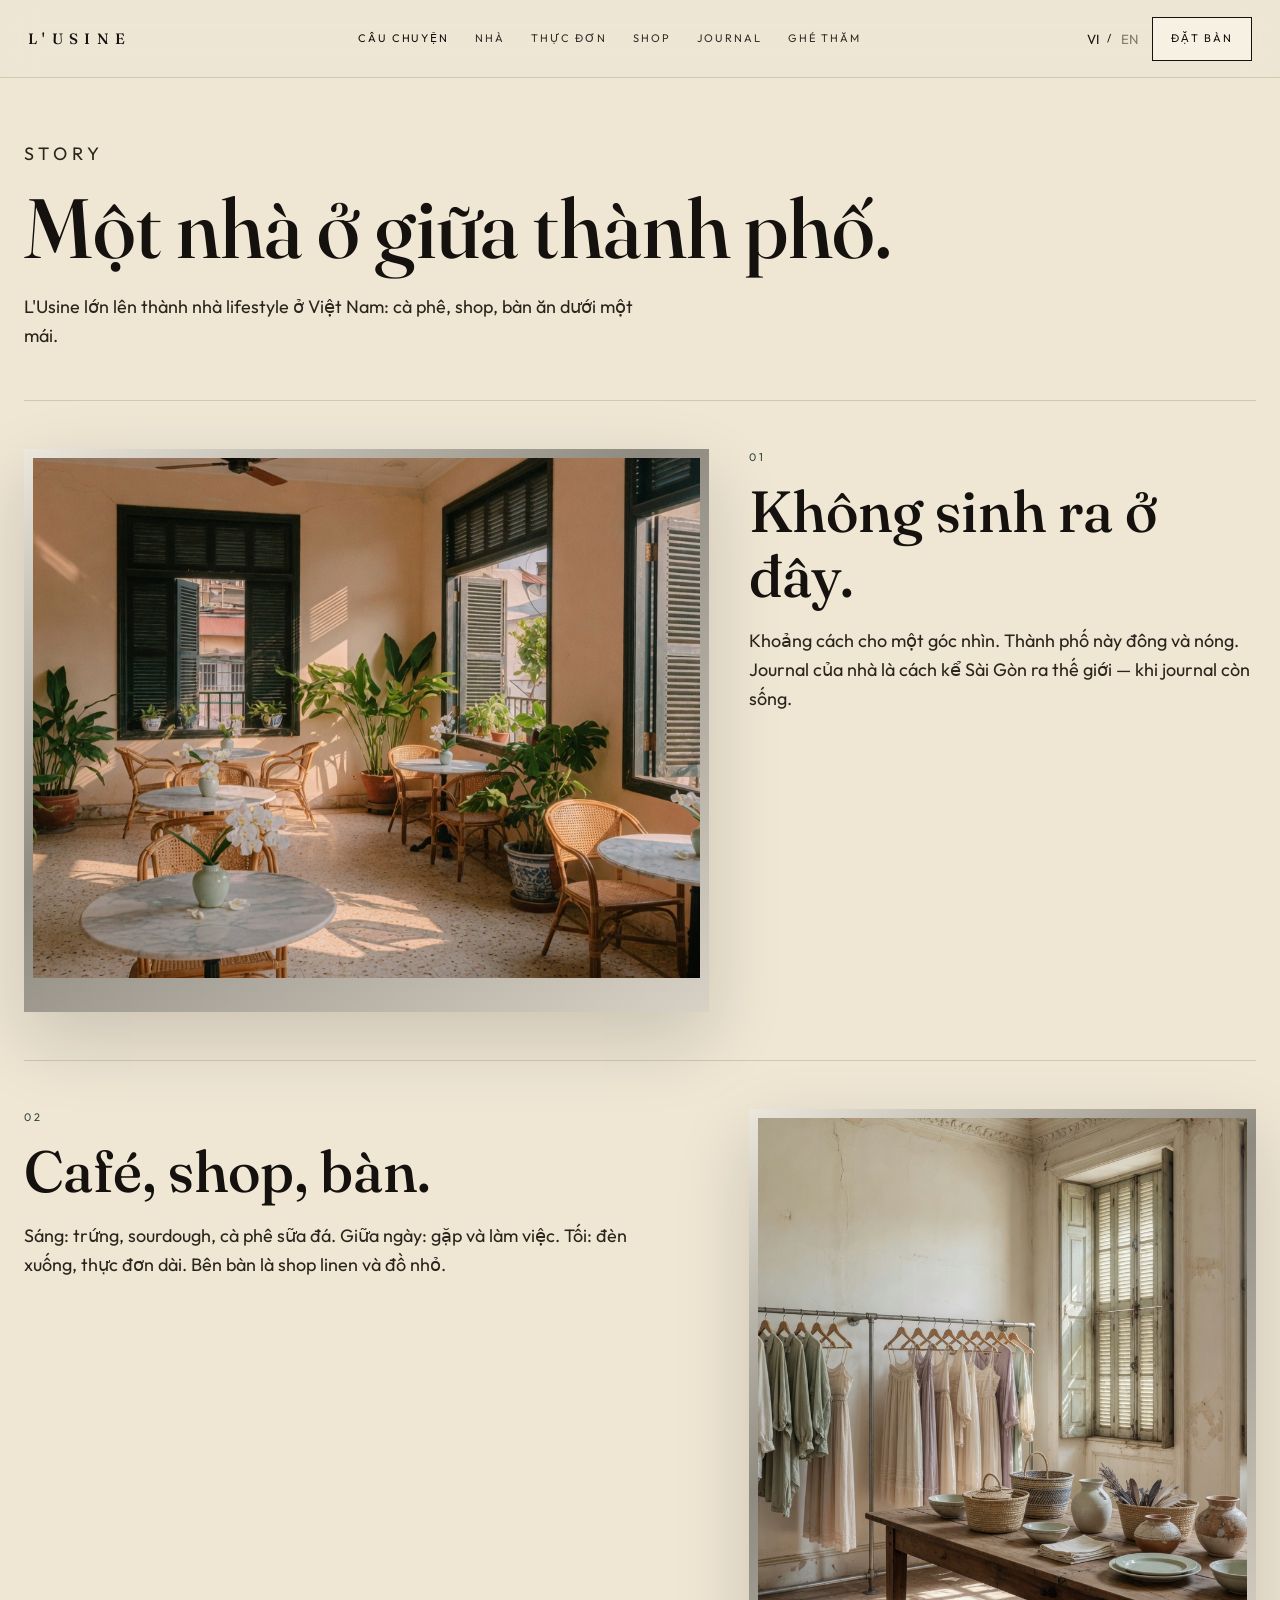
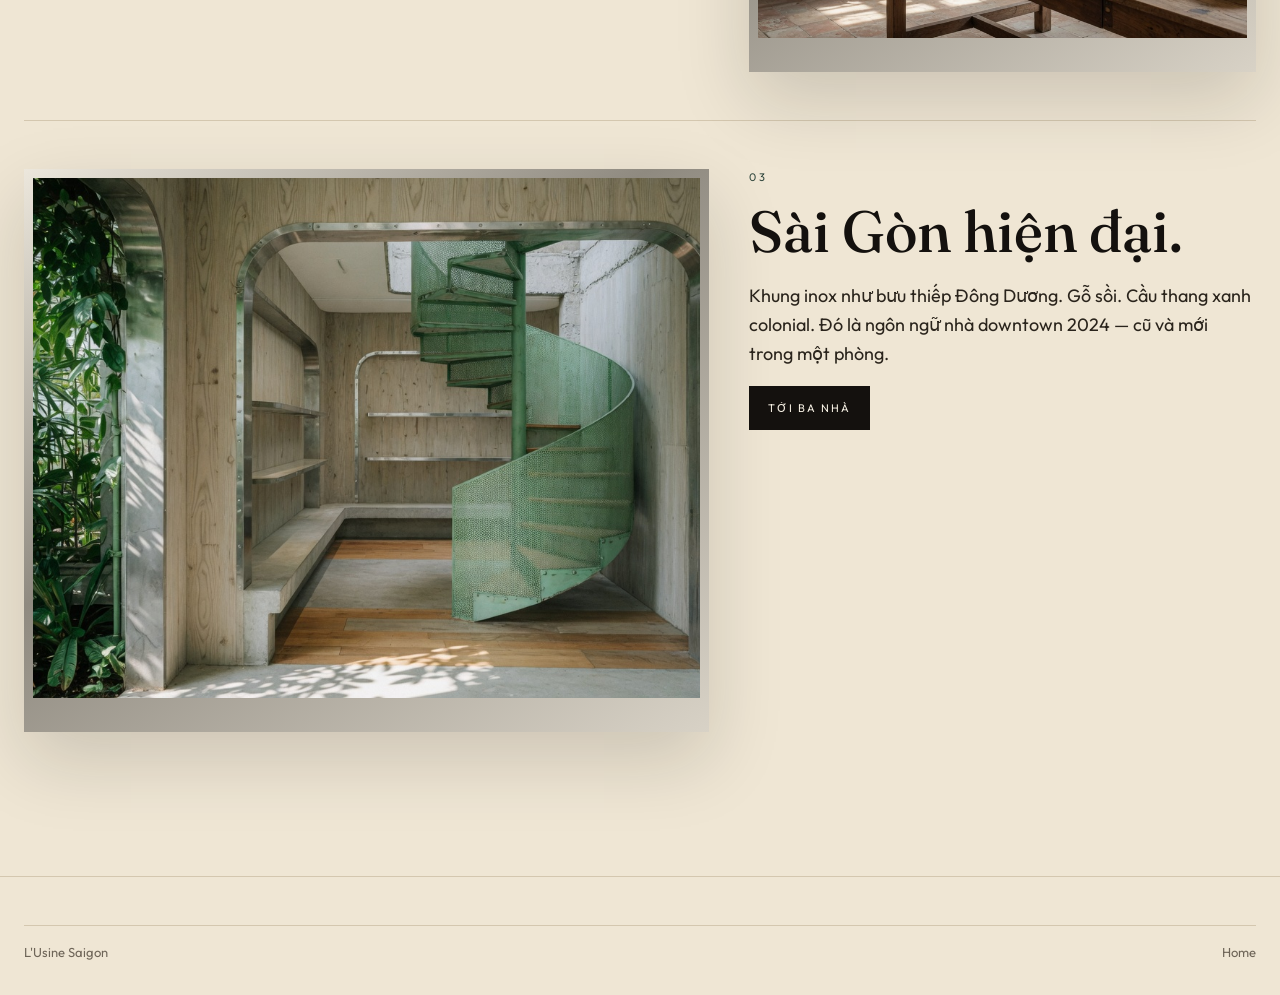
<file: story.html>
<!DOCTYPE html>
<html lang="vi">
<head>
  <meta charset="UTF-8">
  <meta name="viewport" content="width=device-width, initial-scale=1">
  <title>Story — L'Usine</title>
  <link rel="icon" href="favicon.svg" type="image/svg+xml">
  <link rel="preconnect" href="https://fonts.googleapis.com">
  <link rel="preconnect" href="https://fonts.gstatic.com" crossorigin>
  <link href="https://fonts.googleapis.com/css2?family=Fraunces:opsz,wght@9..144,400;9..144,500&family=Outfit:wght@300;400;500&display=swap" rel="stylesheet">
  <link rel="stylesheet" href="css/styles.css">
</head>
<body>
  <header class="site-header is-solid">
    <a class="logo" href="index.html">L'USINE</a>
    <button class="nav-toggle" aria-label="Menu"><span></span></button>
    <nav class="nav">
      <a class="lang-vi active" href="story.html">Câu chuyện</a><a class="lang-en active" href="story.html">Story</a>
      <a class="lang-vi" href="locations.html">Nhà</a><a class="lang-en" href="locations.html">Houses</a>
      <a class="lang-vi" href="menu.html">Thực đơn</a><a class="lang-en" href="menu.html">Menu</a>
      <a href="shop.html">Shop</a>
      <a href="journal.html">Journal</a>
      <a class="lang-vi" href="visit.html">Ghé thăm</a><a class="lang-en" href="visit.html">Visit</a>
    </nav>
    <div class="header-actions">
      <div class="lang-switch"><button type="button" data-lang-btn="vi">VI</button><span>/</span><button type="button" data-lang-btn="en">EN</button></div>
      <a class="btn lang-vi" href="visit.html">Đặt bàn</a><a class="btn lang-en" href="visit.html">Book a table</a>
    </div>
  </header>
  <main>
    <section class="page-hero wrap">
      <p class="kicker">Story</p>
      <h1 class="lang-vi">Một nhà ở giữa thành phố.</h1>
      <h1 class="lang-en">A house in the middle of the city.</h1>
      <p class="lang-vi">L'Usine lớn lên thành nhà lifestyle ở Việt Nam: cà phê, shop, bàn ăn dưới một mái.</p>
      <p class="lang-en">L'Usine grew into a lifestyle house in Vietnam: cafe, shop, and table under one roof.</p>
    </section>
    <section class="section" style="padding-top:12px">
      <div class="wrap">
        <article class="chapter">
          <div class="postcard"><img src="images/hero.jpg" alt="Morning cafe"></div>
          <div>
            <p class="kicker">01</p>
            <h2 class="lang-vi">Không sinh ra ở đây.</h2>
            <h2 class="lang-en">Not native to Saigon.</h2>
            <p class="lede lang-vi">Khoảng cách cho một góc nhìn. Thành phố này đông và nóng. Journal của nhà là cách kể Sài Gòn ra thế giới — khi journal còn sống.</p>
            <p class="lede lang-en">Distance gave a way of looking. The city is loud and hot. The house journal was a way of sending Saigon out — when the journal is alive.</p>
          </div>
        </article>
        <article class="chapter">
          <div>
            <p class="kicker">02</p>
            <h2 class="lang-vi">Café, shop, bàn.</h2>
            <h2 class="lang-en">Cafe, shop, table.</h2>
            <p class="lede lang-vi">Sáng: trứng, sourdough, cà phê sữa đá. Giữa ngày: gặp và làm việc. Tối: đèn xuống, thực đơn dài. Bên bàn là shop linen và đồ nhỏ.</p>
            <p class="lede lang-en">Morning: eggs, sourdough, iced coffee. Midday: work and friends. Evening: the lights drop, the menu lengthens. Beside the tables, linen and small objects.</p>
          </div>
          <div class="postcard"><img src="images/shop.jpg" alt="The shop"></div>
        </article>
        <article class="chapter">
          <div class="postcard"><img src="images/leloi-wide.jpg" alt="Downtown house, steel frames and wood"></div>
          <div>
            <p class="kicker">03</p>
            <h2 class="lang-vi">Sài Gòn hiện đại.</h2>
            <h2 class="lang-en">Modern Saigon.</h2>
            <p class="lede lang-vi">Khung inox như bưu thiếp Đông Dương. Gỗ sồi. Cầu thang xanh colonial. Đó là ngôn ngữ nhà downtown 2024 — cũ và mới trong một phòng.</p>
            <p class="lede lang-en">Stainless frames like Indochina postcards. Ash wood. A colonial-green stair. That is the downtown house language of 2024 — old and new in one room.</p>
            <p><a class="btn btn-dark lang-vi" href="locations.html">Tới ba nhà</a><a class="btn btn-dark lang-en" href="locations.html">Go to the houses</a></p>
          </div>
        </article>
      </div>
    </section>
  </main>
  <footer class="site-footer"><div class="wrap"><div class="legal"><span>L'Usine Saigon</span><span><a href="index.html">Home</a></span></div></div></footer>
  <script src="js/main.js"></script>
</body>
</html>
</file>
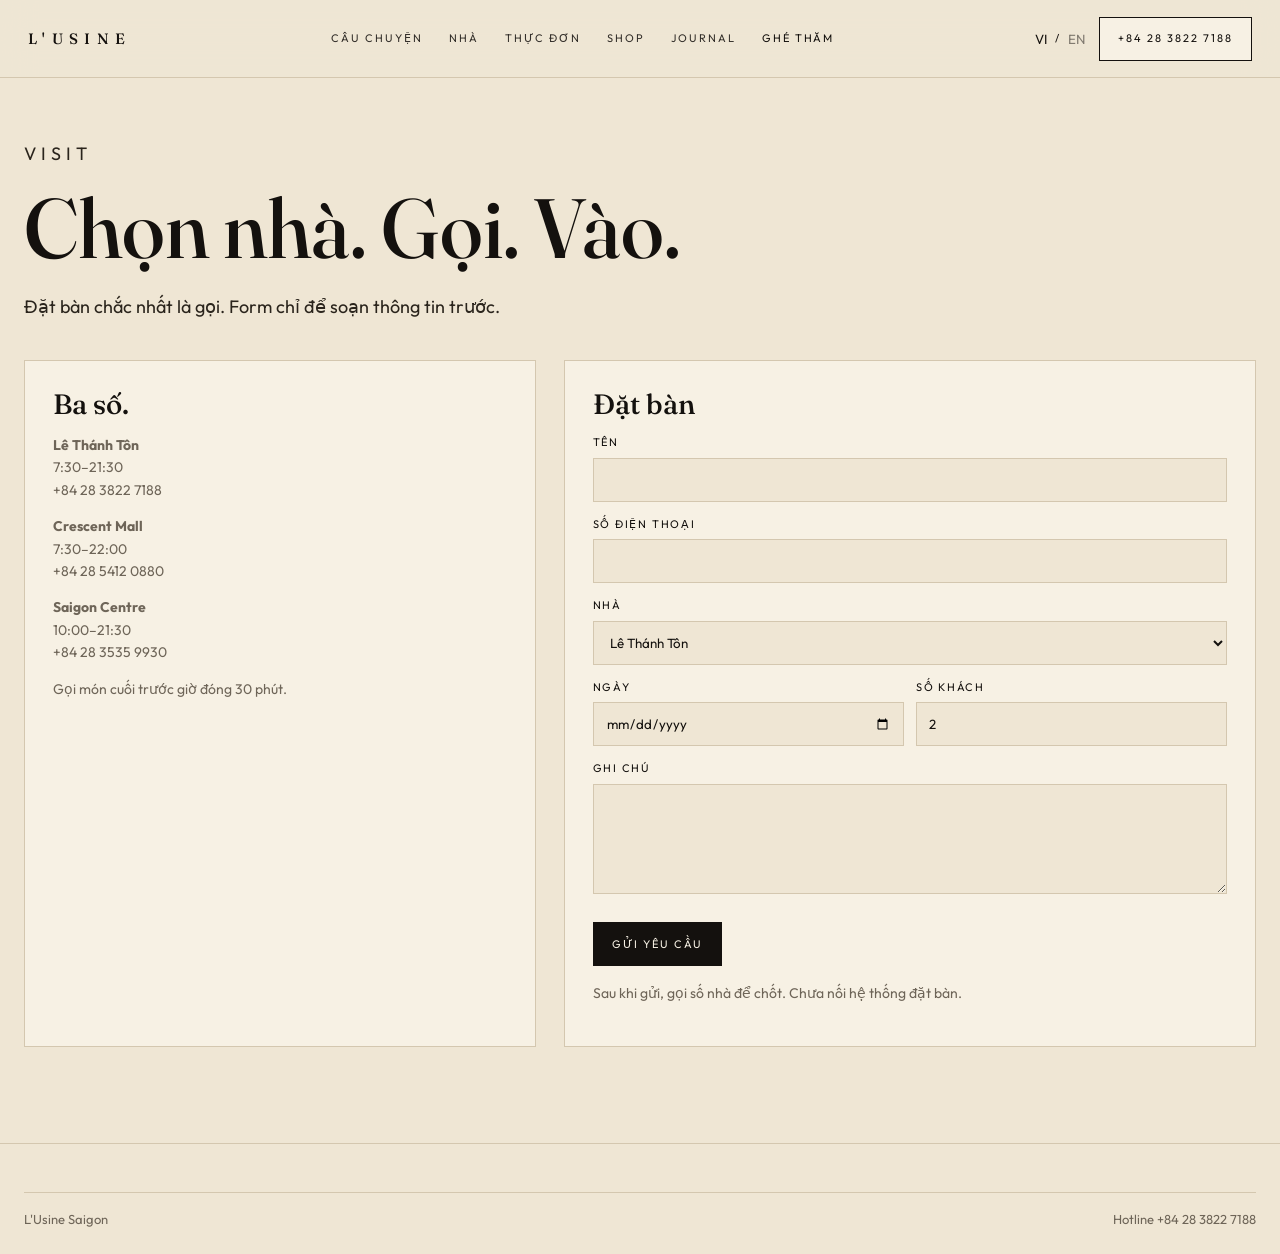
<file: visit.html>
<!DOCTYPE html>
<html lang="vi">
<head>
  <meta charset="UTF-8">
  <meta name="viewport" content="width=device-width, initial-scale=1">
  <title>Visit — L'Usine</title>
  <link rel="icon" href="favicon.svg" type="image/svg+xml">
  <link rel="preconnect" href="https://fonts.googleapis.com">
  <link rel="preconnect" href="https://fonts.gstatic.com" crossorigin>
  <link href="https://fonts.googleapis.com/css2?family=Fraunces:opsz,wght@9..144,400;9..144,500&family=Outfit:wght@300;400;500&display=swap" rel="stylesheet">
  <link rel="stylesheet" href="css/styles.css">
</head>
<body>
  <header class="site-header is-solid">
    <a class="logo" href="index.html">L'USINE</a>
    <button class="nav-toggle" aria-label="Menu"><span></span></button>
    <nav class="nav">
      <a class="lang-vi" href="story.html">Câu chuyện</a><a class="lang-en" href="story.html">Story</a>
      <a class="lang-vi" href="locations.html">Nhà</a><a class="lang-en" href="locations.html">Houses</a>
      <a class="lang-vi" href="menu.html">Thực đơn</a><a class="lang-en" href="menu.html">Menu</a>
      <a href="shop.html">Shop</a>
      <a href="journal.html">Journal</a>
      <a class="lang-vi active" href="visit.html">Ghé thăm</a><a class="lang-en active" href="visit.html">Visit</a>
    </nav>
    <div class="header-actions">
      <div class="lang-switch"><button type="button" data-lang-btn="vi">VI</button><span>/</span><button type="button" data-lang-btn="en">EN</button></div>
      <a class="btn" href="tel:+842838227188">+84 28 3822 7188</a>
    </div>
  </header>
  <main>
    <section class="page-hero wrap">
      <p class="kicker">Visit</p>
      <h1 class="lang-vi">Chọn nhà. Gọi. Vào.</h1>
      <h1 class="lang-en">Pick a house. Call. Come in.</h1>
      <p class="lang-vi">Đặt bàn chắc nhất là gọi. Form chỉ để soạn thông tin trước.</p>
      <p class="lang-en">The sure booking is a phone call. The form is only to gather details first.</p>
    </section>
    <section class="section" style="padding-top:0">
      <div class="wrap visit-layout">
        <aside class="panel">
          <h3 class="lang-vi">Ba số.</h3>
          <h3 class="lang-en">Three numbers.</h3>
          <p class="meta"><strong>Lê Thánh Tôn</strong><br>7:30–21:30<br><a href="tel:+842838227188">+84 28 3822 7188</a></p>
          <p class="meta"><strong>Crescent Mall</strong><br>7:30–22:00<br><a href="tel:+842854120880">+84 28 5412 0880</a></p>
          <p class="meta"><strong>Saigon Centre</strong><br>10:00–21:30<br><a href="tel:+842835359930">+84 28 3535 9930</a></p>
          <p class="form-note lang-vi">Gọi món cuối trước giờ đóng 30 phút.</p>
          <p class="form-note lang-en">Last order 30 minutes before close.</p>
        </aside>
        <form class="panel" id="booking-form">
          <h3 class="lang-vi">Đặt bàn</h3>
          <h3 class="lang-en">Book a table</h3>
          <label class="lang-vi" for="name">Tên</label>
          <label class="lang-en" for="name">Name</label>
          <input id="name" name="name" required>
          <label class="lang-vi" for="phone">Số điện thoại</label>
          <label class="lang-en" for="phone">Phone</label>
          <input id="phone" name="phone" type="tel" required>
          <label class="lang-vi" for="store">Nhà</label>
          <label class="lang-en" for="store">House</label>
          <select id="store" name="store" required>
            <option value="ltt">Lê Thánh Tôn</option>
            <option value="pmh">Crescent Mall</option>
            <option value="sgc">Saigon Centre</option>
          </select>
          <div class="form-row">
            <div>
              <label class="lang-vi" for="date">Ngày</label>
              <label class="lang-en" for="date">Date</label>
              <input id="date" name="date" type="date" required>
            </div>
            <div>
              <label class="lang-vi" for="guests">Số khách</label>
              <label class="lang-en" for="guests">Guests</label>
              <input id="guests" name="guests" type="number" min="1" max="20" value="2" required>
            </div>
          </div>
          <label class="lang-vi" for="notes">Ghi chú</label>
          <label class="lang-en" for="notes">Notes</label>
          <textarea id="notes" name="notes"></textarea>
          <p style="margin-top:20px">
            <button class="btn btn-dark lang-vi" type="submit">Gửi yêu cầu</button>
            <button class="btn btn-dark lang-en" type="submit">Send request</button>
          </p>
          <p class="form-note lang-vi">Sau khi gửi, gọi số nhà để chốt. Chưa nối hệ thống đặt bàn.</p>
          <p class="form-note lang-en">After sending, call the house to confirm. No booking system is connected yet.</p>
          <div id="booking-success" class="form-success" role="status"></div>
        </form>
      </div>
    </section>
  </main>
  <footer class="site-footer"><div class="wrap"><div class="legal"><span>L'Usine Saigon</span><span>Hotline +84 28 3822 7188</span></div></div></footer>
  <script src="js/main.js"></script>
</body>
</html>
</file>
<file: css/styles.css>
:root {
  --paper: #efe6d4;
  --paper-2: #e7dcc6;
  --ink: #14110e;
  --ink-2: #2a241c;
  --muted: #6e6558;
  --line: #d4c7af;
  --green: #2f463c;
  --green-2: #3e5a4c;
  --steel: #b8b3a8;
  --cream: #f7f1e4;
  --serif: "Fraunces", "Times New Roman", serif;
  --sans: "Outfit", "Segoe UI", sans-serif;
  --max: 1240px;
  --header: 78px;
}

*, *::before, *::after { box-sizing: border-box; }
html { scroll-behavior: smooth; }
html[lang="vi"] .lang-en,
html[lang="en"] .lang-vi { display: none !important; }

body {
  margin: 0;
  background: var(--paper);
  color: var(--ink);
  font-family: var(--sans);
  font-size: 16px;
  line-height: 1.6;
}

img, video { max-width: 100%; display: block; }
a { color: inherit; text-decoration: none; }
button, input, select, textarea { font-family: inherit; }

.skip {
  position: absolute;
  left: 12px;
  top: -48px;
  background: var(--ink);
  color: var(--paper);
  padding: 8px 12px;
  z-index: 80;
}
.skip:focus { top: 12px; }

.wrap { width: min(var(--max), calc(100% - 48px)); margin: 0 auto; }

.site-header {
  position: fixed;
  inset: 0 0 auto;
  z-index: 50;
  display: flex;
  align-items: center;
  justify-content: space-between;
  gap: 16px;
  min-height: var(--header);
  padding: 0 28px;
  color: var(--cream);
  mix-blend-mode: normal;
}
.site-header.is-solid {
  background: rgba(239, 230, 212, 0.94);
  color: var(--ink);
  backdrop-filter: blur(16px);
  border-bottom: 1px solid var(--line);
}
.site-header:not(.is-solid) { background: linear-gradient(180deg, rgba(20,17,14,.45), transparent); }

.logo {
  font-family: var(--serif);
  font-size: 15px;
  letter-spacing: 0.42em;
  font-weight: 500;
}
.nav { display: flex; align-items: center; gap: 26px; }
.nav a {
  font-size: 11px;
  letter-spacing: 0.18em;
  text-transform: uppercase;
  opacity: 0.86;
}
.nav a:hover, .nav a.active { opacity: 1; }
.header-actions { display: flex; align-items: center; gap: 14px; }
.lang-switch { display: flex; gap: 8px; font-size: 11px; letter-spacing: 0.16em; }
.lang-switch button {
  border: 0; background: none; color: inherit; cursor: pointer; padding: 0; opacity: 0.5;
}
.lang-switch button.active { opacity: 1; }

.btn {
  display: inline-flex;
  align-items: center;
  justify-content: center;
  min-height: 44px;
  padding: 0 18px;
  border: 1px solid currentColor;
  background: var(--cream);
  color: var(--ink);
  font-size: 11px;
  letter-spacing: 0.18em;
  text-transform: uppercase;
  cursor: pointer;
}
.btn:hover { background: var(--green); color: var(--cream); border-color: var(--green); }
.btn-dark { background: var(--ink); color: var(--cream); border-color: var(--ink); }
.btn-dark:hover { background: var(--green); border-color: var(--green); }
.btn-ghost { background: transparent; }

.nav-toggle {
  display: none;
  width: 42px; height: 42px;
  border: 1px solid currentColor;
  background: transparent;
  color: inherit;
  cursor: pointer;
}
.nav-toggle span {
  display: block; width: 16px; height: 1.5px; background: currentColor; margin: 0 auto; position: relative;
}
.nav-toggle span::before, .nav-toggle span::after {
  content: ""; position: absolute; left: 0; width: 16px; height: 1.5px; background: currentColor;
}
.nav-toggle span::before { top: -6px; }
.nav-toggle span::after { top: 6px; }

.hero {
  position: relative;
  min-height: 100vh;
  display: grid;
  place-items: end start;
  color: var(--cream);
  overflow: hidden;
}
.hero video, .hero img.hero-bg {
  position: absolute;
  inset: 0;
  width: 100%;
  height: 100%;
  object-fit: cover;
}
.hero::after {
  content: "";
  position: absolute;
  inset: 0;
  background: linear-gradient(180deg, rgba(20,17,14,.2) 0%, rgba(20,17,14,.62) 100%);
}
.hero-copy {
  position: relative;
  z-index: 1;
  padding: 0 48px 72px;
  max-width: 920px;
}
.eyebrow {
  margin: 0 0 14px;
  font-size: 11px;
  letter-spacing: 0.32em;
  text-transform: uppercase;
  opacity: 0.8;
}
.hero h1 {
  font-family: var(--serif);
  font-weight: 400;
  font-size: clamp(52px, 9vw, 108px);
  line-height: 0.92;
  letter-spacing: -0.03em;
  margin: 0;
}
.hero p { max-width: 460px; font-size: 18px; opacity: 0.9; }
.hero-actions { display: flex; gap: 10px; flex-wrap: wrap; margin-top: 28px; }
.v-label {
  position: absolute;
  z-index: 1;
  right: 28px;
  top: 50%;
  transform: translateY(-50%) rotate(90deg);
  transform-origin: center;
  letter-spacing: 0.4em;
  font-size: 11px;
  text-transform: uppercase;
}

h1, h2, h3, h4 { font-family: var(--serif); font-weight: 500; line-height: 1.12; margin: 0; }
h2 { font-size: clamp(32px, 5vw, 58px); }
h3 { font-size: 28px; }

.section { padding: 96px 0; }
.kicker {
  margin: 0 0 12px;
  color: var(--green);
  font-size: 11px;
  letter-spacing: 0.28em;
  text-transform: uppercase;
}
.lede { max-width: 620px; color: var(--ink-2); font-size: 18px; }

.split { display: grid; grid-template-columns: 1.05fr 0.95fr; gap: 56px; align-items: center; }
.split.rev { grid-template-columns: 0.95fr 1.05fr; }
.split img { width: 100%; height: 560px; object-fit: cover; }

.postcard {
  background: linear-gradient(145deg, #ece7dc, #8f8a80 42%, #d8d2c6);
  padding: 9px 9px 34px;
  box-shadow: 0 28px 70px rgba(20, 17, 14, 0.16);
}
.postcard img { width: 100%; height: 100%; object-fit: cover; }

.house-row {
  display: grid;
  grid-template-columns: 1.4fr 0.8fr 0.8fr;
  gap: 14px;
}
.house {
  position: relative;
  display: block;
  min-height: 420px;
  overflow: hidden;
  color: var(--cream);
  background: var(--ink);
}
.house img {
  position: absolute; inset: 0; width: 100%; height: 100%; object-fit: cover;
  transform: scale(1.04);
}
.house::after {
  content: "";
  position: absolute; inset: 0;
  background: linear-gradient(180deg, transparent 30%, rgba(20,17,14,.72));
}
.house-body {
  position: relative; z-index: 1;
  height: 100%;
  min-height: 420px;
  display: flex;
  flex-direction: column;
  justify-content: flex-end;
  padding: 24px;
}
.house h3 { font-size: clamp(28px, 3vw, 42px); }
.house .meta { opacity: 0.86; font-size: 14px; }

.band {
  background: var(--green);
  color: var(--cream);
  padding: 72px 0;
}
.band h2 { max-width: 800px; }
.quote {
  font-family: var(--serif);
  font-size: clamp(28px, 4.2vw, 46px);
  line-height: 1.2;
  margin: 0;
}

.page-hero { padding: 140px 0 20px; }
.page-hero h1 { font-size: clamp(44px, 7vw, 84px); }
.page-hero p { max-width: 640px; color: var(--ink-2); font-size: 18px; }

.chapter { display: grid; grid-template-columns: 1.15fr 0.85fr; gap: 40px; padding: 48px 0; border-top: 1px solid var(--line); }
.chapter img { width: 100%; height: 520px; object-fit: cover; }
.meta { color: var(--muted); font-size: 14px; }
.tag {
  display: inline-block;
  font-size: 11px;
  letter-spacing: 0.16em;
  text-transform: uppercase;
  color: var(--green);
}

.menu-grid, .shop-grid, .hours-grid {
  display: grid;
  grid-template-columns: repeat(3, 1fr);
  gap: 18px;
}
.card { background: var(--cream); border: 1px solid var(--line); overflow: hidden; }
.card img { width: 100%; height: 240px; object-fit: cover; }
.card-body, .menu-item { padding: 20px; }
.shop-grid .card img { height: 280px; }

.visit-layout { display: grid; grid-template-columns: 0.85fr 1.15fr; gap: 28px; }
.panel { background: var(--cream); border: 1px solid var(--line); padding: 28px; }
label {
  display: block; margin: 14px 0 6px;
  font-size: 11px; letter-spacing: 0.16em; text-transform: uppercase;
}
input, select, textarea {
  width: 100%; min-height: 44px;
  border: 1px solid var(--line);
  background: var(--paper);
  color: var(--ink);
  padding: 10px 12px;
}
textarea { min-height: 110px; resize: vertical; }
.form-row { display: grid; grid-template-columns: 1fr 1fr; gap: 12px; }
.form-note { color: var(--muted); font-size: 14px; }
.form-success { display: none; margin-top: 14px; padding: 14px; background: var(--paper-2); }
.form-success.show { display: block; }

.site-footer { border-top: 1px solid var(--line); padding: 48px 0 24px; }
.footer-grid { display: grid; grid-template-columns: 1.5fr 1fr 1fr 1fr; gap: 24px; margin-bottom: 28px; }
.site-footer h4 {
  font-family: var(--sans); font-size: 11px; letter-spacing: 0.18em; text-transform: uppercase; margin: 0 0 12px;
}
.site-footer a, .site-footer p { color: var(--muted); display: block; margin: 0 0 8px; }
.legal {
  display: flex; justify-content: space-between;
  border-top: 1px solid var(--line); padding-top: 16px; color: var(--muted); font-size: 13px;
}

/* Mockup studio */
.mock-body { background: #161310; color: var(--cream); }
.mock-top {
  display: flex; justify-content: space-between; align-items: end;
  padding: 28px 32px 18px;
  border-bottom: 1px solid rgba(239,230,212,.12);
}
.mock-top h1 { font-size: 36px; }
.mock-tabs { display: flex; gap: 8px; flex-wrap: wrap; padding: 16px 32px; }
.mock-tabs button {
  background: transparent; color: var(--cream); border: 1px solid rgba(239,230,212,.25);
  min-height: 36px; padding: 0 12px; letter-spacing: 0.14em; text-transform: uppercase;
  font-size: 11px; cursor: pointer;
}
.mock-tabs button.active { background: var(--cream); color: var(--ink); }
.mock-stage {
  display: grid;
  grid-template-columns: 1.6fr 0.55fr;
  gap: 28px;
  padding: 24px 32px 48px;
}
.device-desk {
  background: #0e0c0a;
  border: 10px solid #2a2621;
  border-radius: 18px;
  overflow: hidden;
  height: 74vh;
  min-height: 560px;
}
.device-desk iframe { width: 100%; height: 100%; border: 0; background: var(--paper); }
.device-phone {
  width: 320px;
  height: 74vh;
  min-height: 560px;
  background: #0e0c0a;
  border: 10px solid #2a2621;
  border-radius: 28px;
  overflow: hidden;
  justify-self: end;
}
.device-phone iframe { width: 100%; height: 100%; border: 0; background: var(--paper); }
.mock-note { padding: 0 32px 40px; color: #b7aa96; max-width: 720px; }

@media (max-width: 980px) {
  .nav-toggle { display: inline-flex; align-items: center; justify-content: center; }
  .nav {
    display: none; position: absolute; top: var(--header); left: 0; right: 0;
    background: var(--paper); color: var(--ink);
    flex-direction: column; align-items: flex-start; padding: 18px 24px 24px; gap: 14px;
  }
  .nav.open { display: flex; }
  .split, .split.rev, .house-row, .chapter, .menu-grid, .shop-grid, .visit-layout, .footer-grid, .form-row, .mock-stage {
    grid-template-columns: 1fr;
  }
  .hero-copy { padding: 0 20px 48px; }
  .v-label { display: none; }
  .split img, .chapter img { height: 320px; }
  .section { padding: 64px 0; }
  .header-actions .btn { display: none; }
  .device-phone { width: 100%; height: 70vh; justify-self: stretch; }
}
</file>
